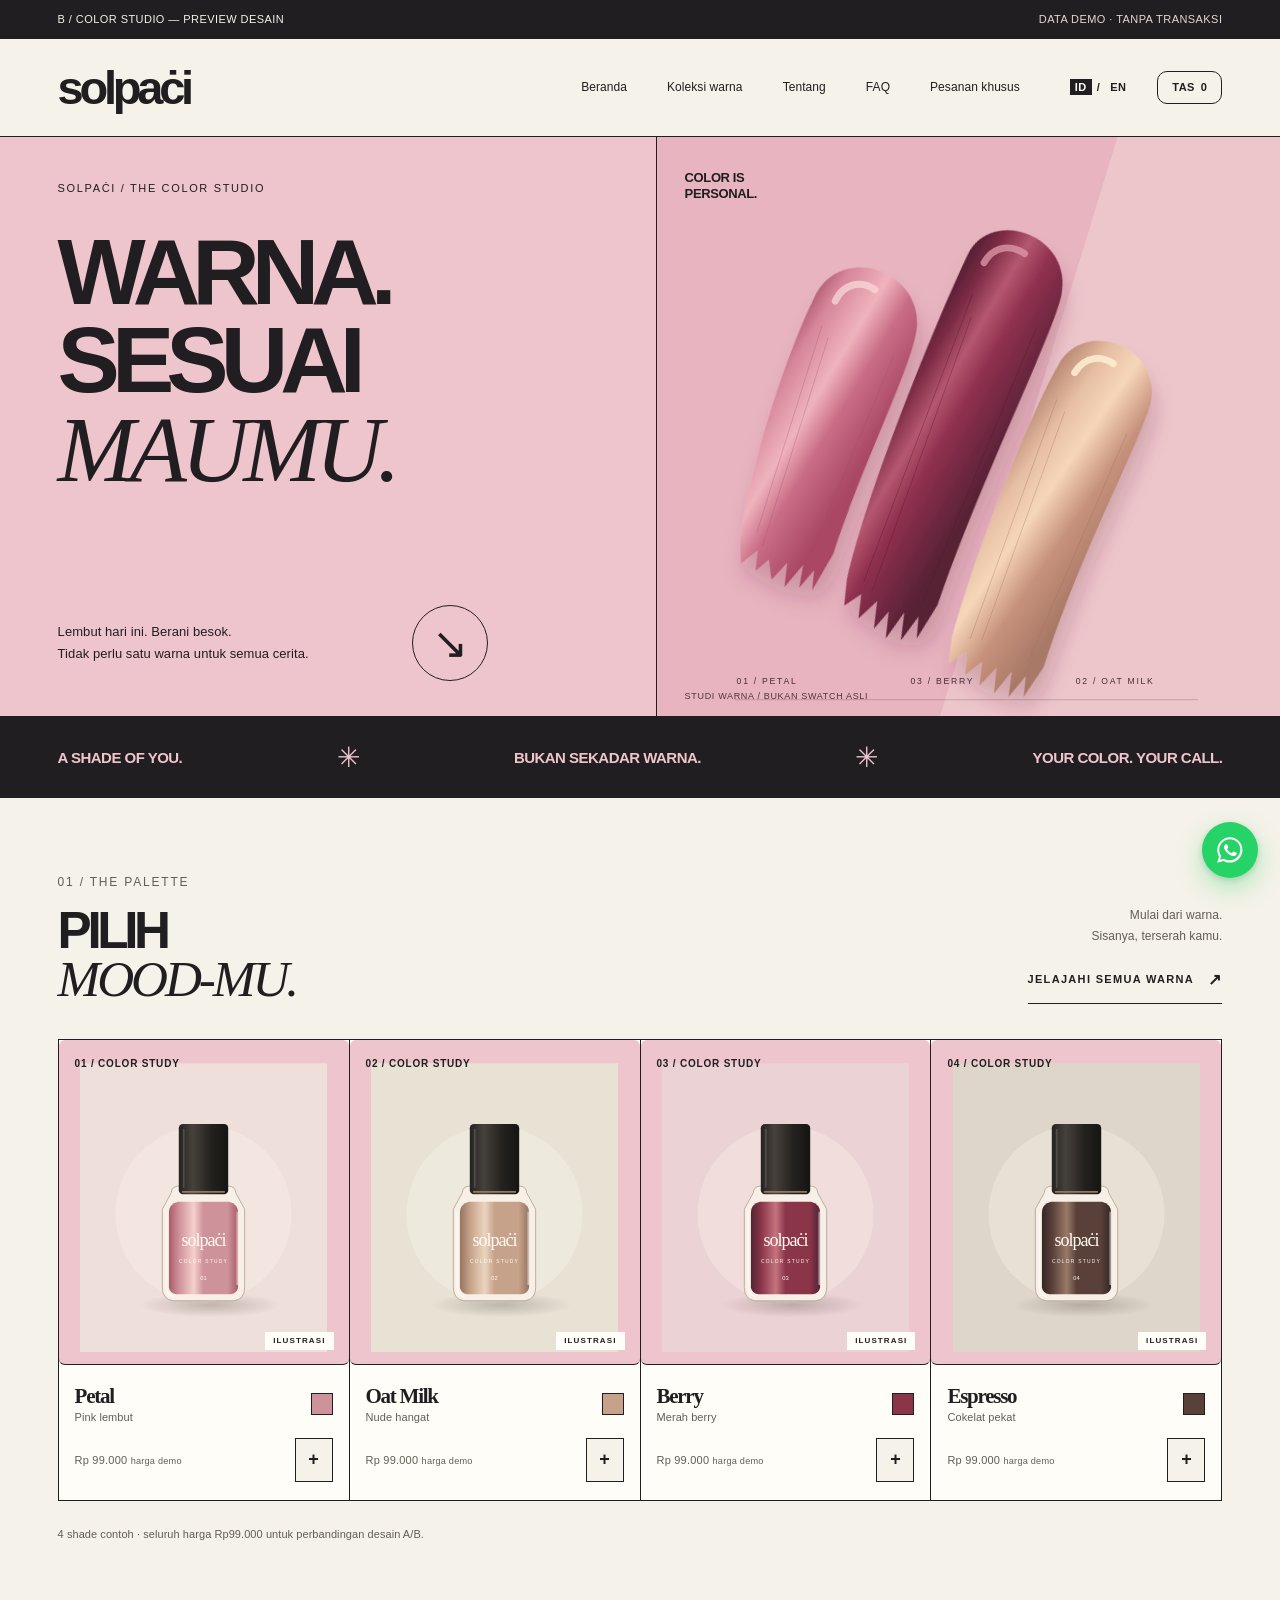
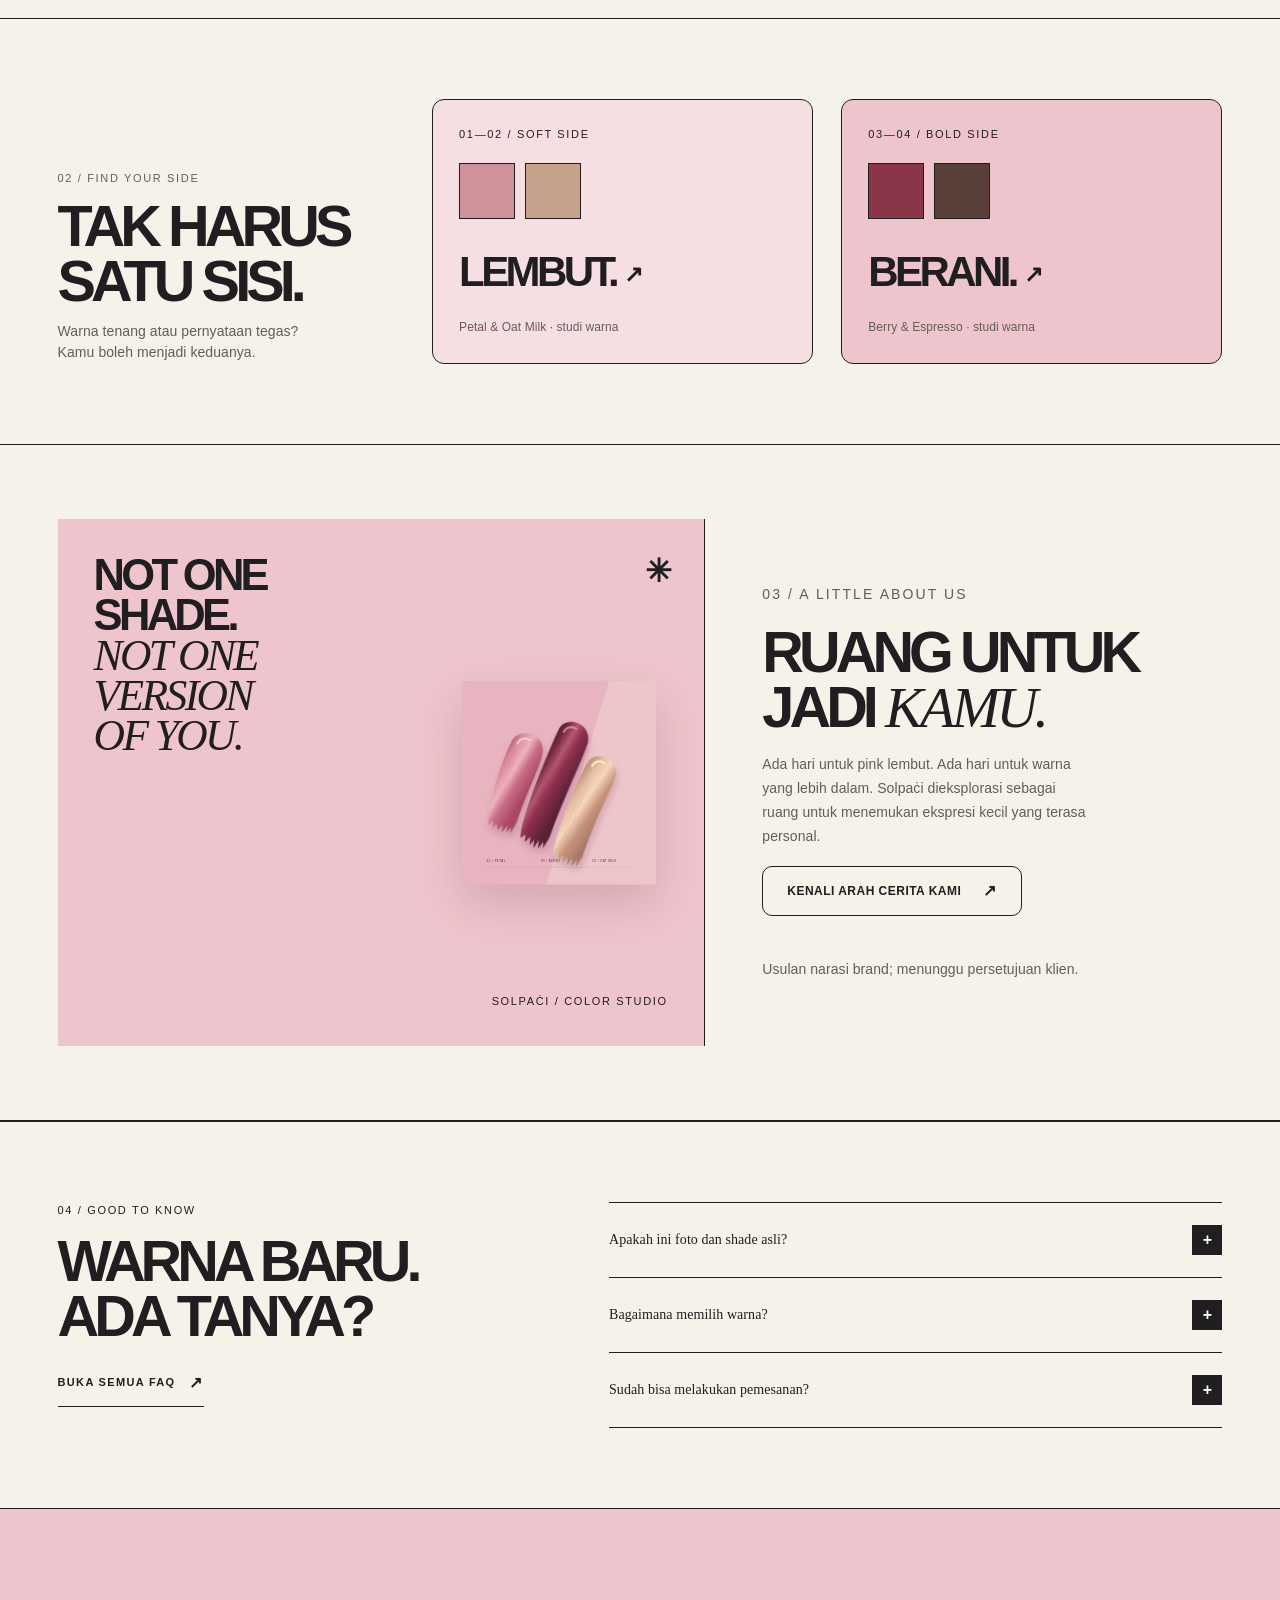
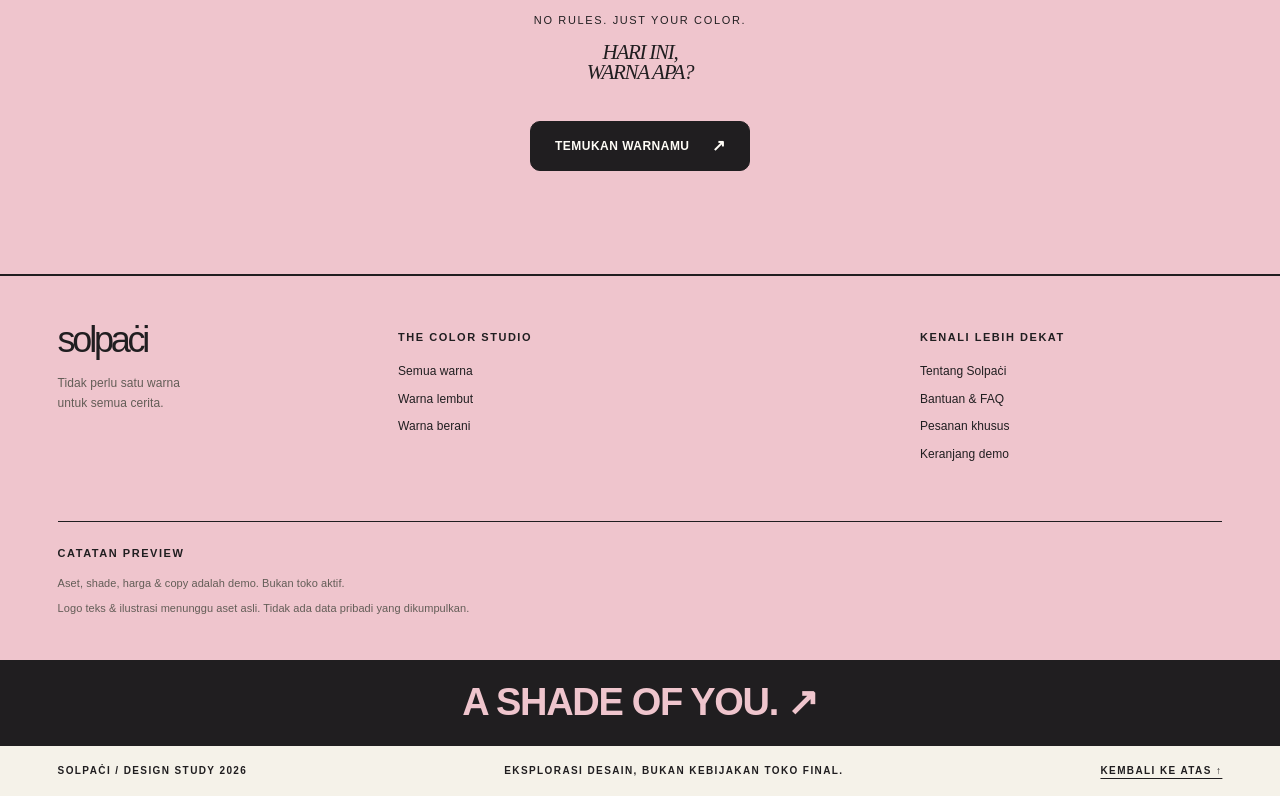
<file: index.html>
<!doctype html>
<html lang="id">
<head>
  <meta charset="utf-8">
  <meta name="viewport" content="width=device-width, initial-scale=1">
  <meta name="robots" content="noindex, nofollow">
  <meta name="theme-color" content="#EFC5CD">
  <meta name="description" content="Solpaċi Color Studio — preview desain B. Seluruh aset dan data produk adalah demo, bukan toko aktif.">
  <title>Home — Solpaċi / Color Studio</title>
  <link rel="icon" type="image/svg+xml" href="images/icon.svg">
  <link rel="stylesheet" href="styles.css">
  <script src="catalog.js" defer></script>
  <script src="app.js" defer></script>
</head>
<body data-page="home">
  <a class="skip-link" href="#main">Lewati ke konten / Skip to content</a>
  <div id="site-top"></div>
  <main id="main" tabindex="-1">
    <noscript><section class="section"><h1>Home</h1><p>Preview interaktif ini membutuhkan JavaScript. Semua produk adalah contoh; tidak ada transaksi.</p><a href="index.html">Home</a> · <a href="shop.html">Koleksi</a> · <a href="about.html">About</a> · <a href="faq.html">FAQ</a></section></noscript>
  </main>
  <div id="site-bottom"></div>
  <div class="toast" id="toast" role="status" aria-live="polite" aria-atomic="true"></div>
</body>
</html>
</file>
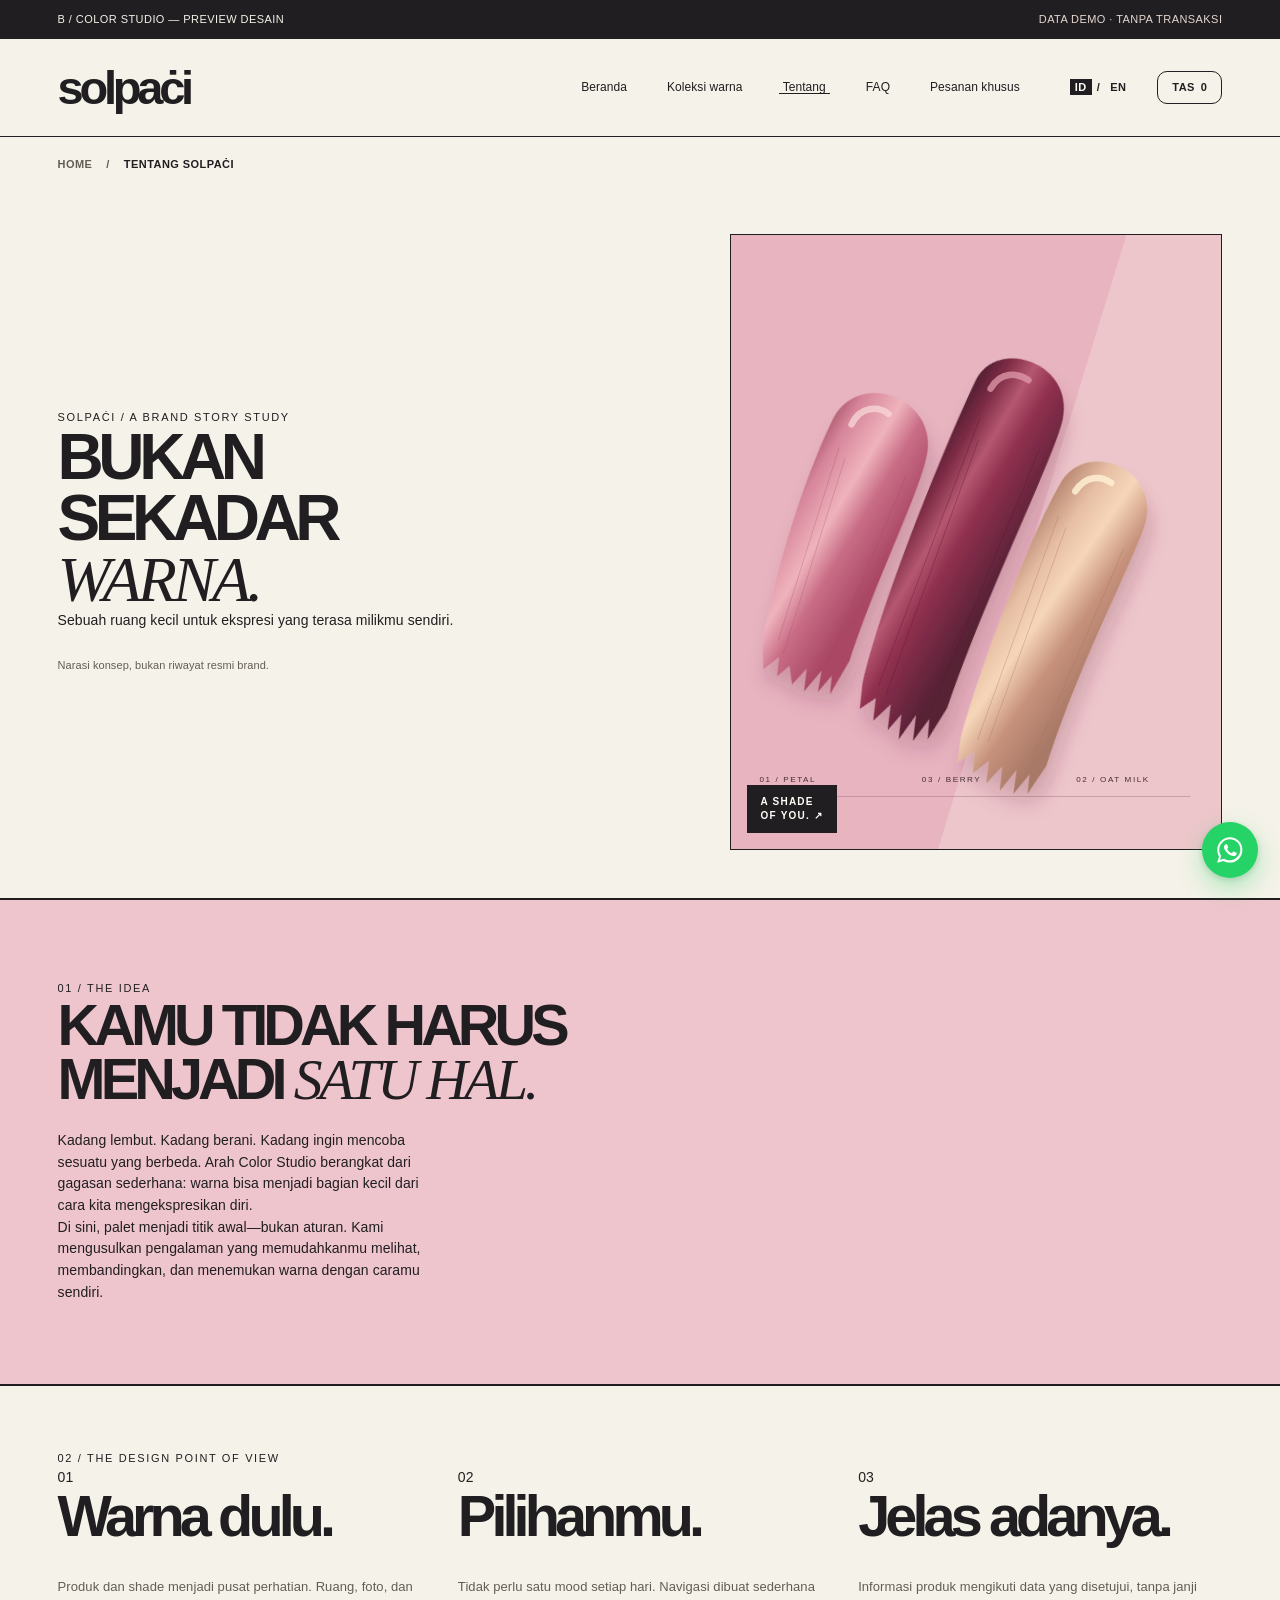
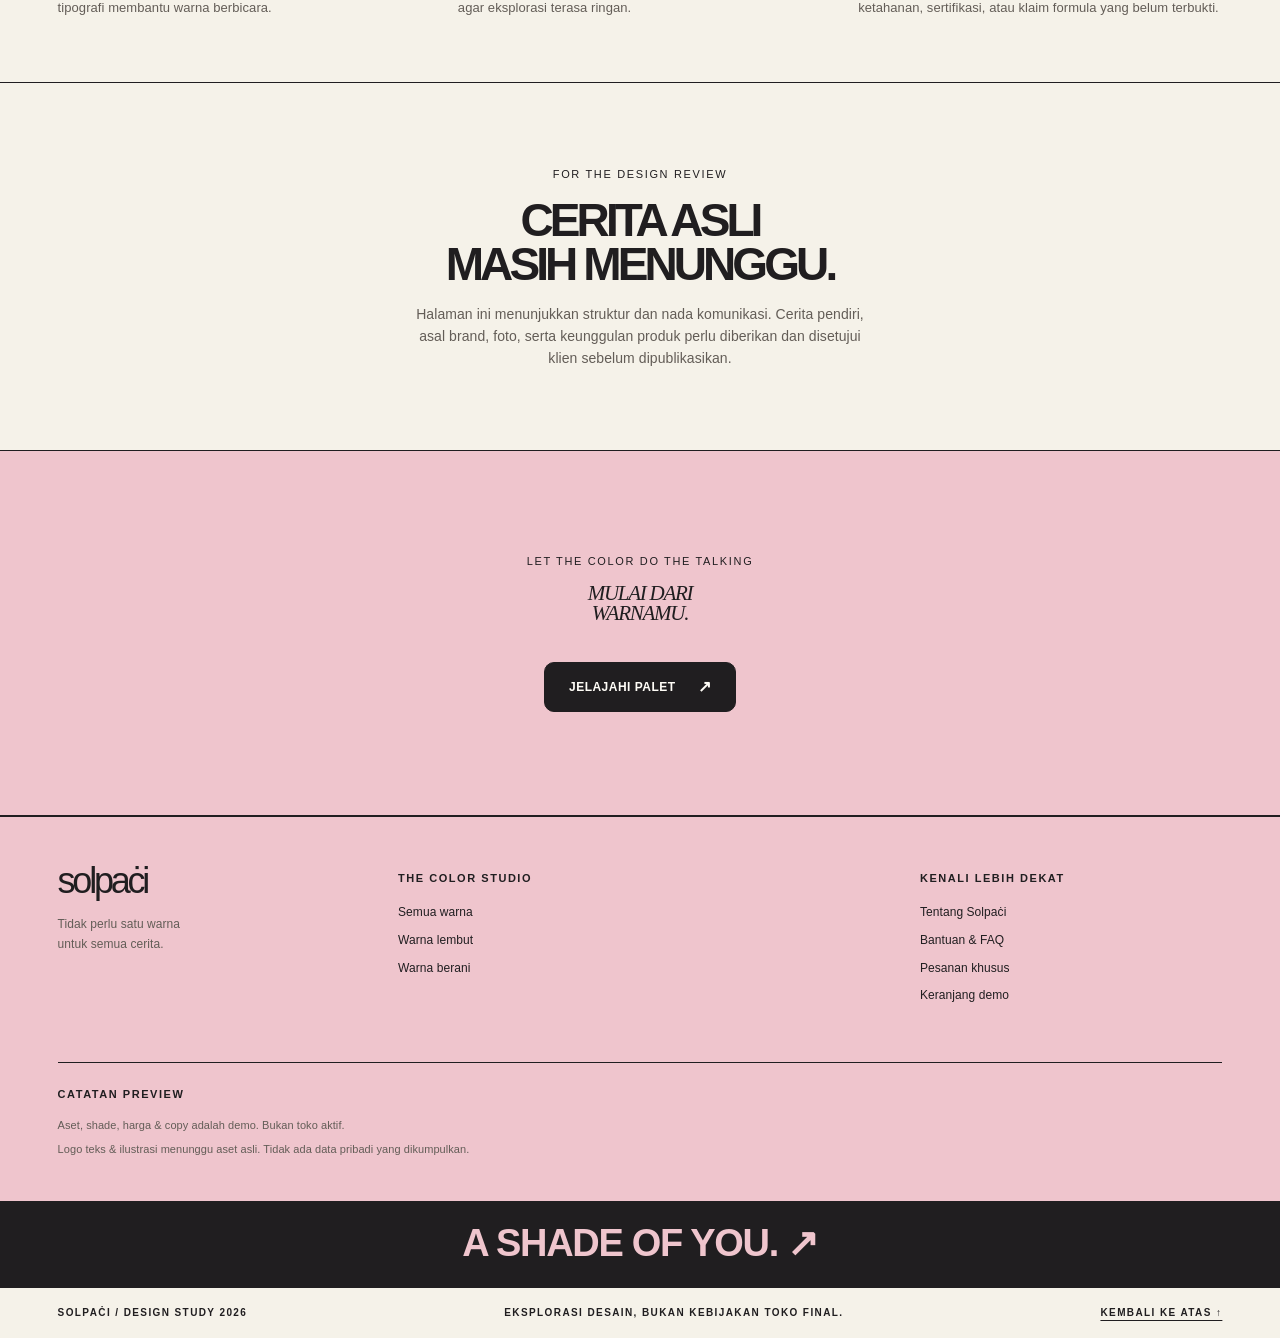
<file: about.html>
<!doctype html>
<html lang="id">
<head>
  <meta charset="utf-8">
  <meta name="viewport" content="width=device-width, initial-scale=1">
  <meta name="robots" content="noindex, nofollow">
  <meta name="theme-color" content="#EFC5CD">
  <meta name="description" content="Solpaċi Color Studio — preview desain B. Seluruh aset dan data produk adalah demo, bukan toko aktif.">
  <title>Tentang Solpaċi — Solpaċi / Color Studio</title>
  <link rel="icon" type="image/svg+xml" href="images/icon.svg">
  <link rel="stylesheet" href="styles.css">
  <script src="catalog.js" defer></script>
  <script src="app.js" defer></script>
</head>
<body data-page="about">
  <a class="skip-link" href="#main">Lewati ke konten / Skip to content</a>
  <div id="site-top"></div>
  <main id="main" tabindex="-1">
    <noscript><section class="section"><h1>Tentang Solpaċi</h1><p>Preview interaktif ini membutuhkan JavaScript. Semua produk adalah contoh; tidak ada transaksi.</p><a href="index.html">Home</a> · <a href="shop.html">Koleksi</a> · <a href="about.html">About</a> · <a href="faq.html">FAQ</a></section></noscript>
  </main>
  <div id="site-bottom"></div>
  <div class="toast" id="toast" role="status" aria-live="polite" aria-atomic="true"></div>
</body>
</html>
</file>
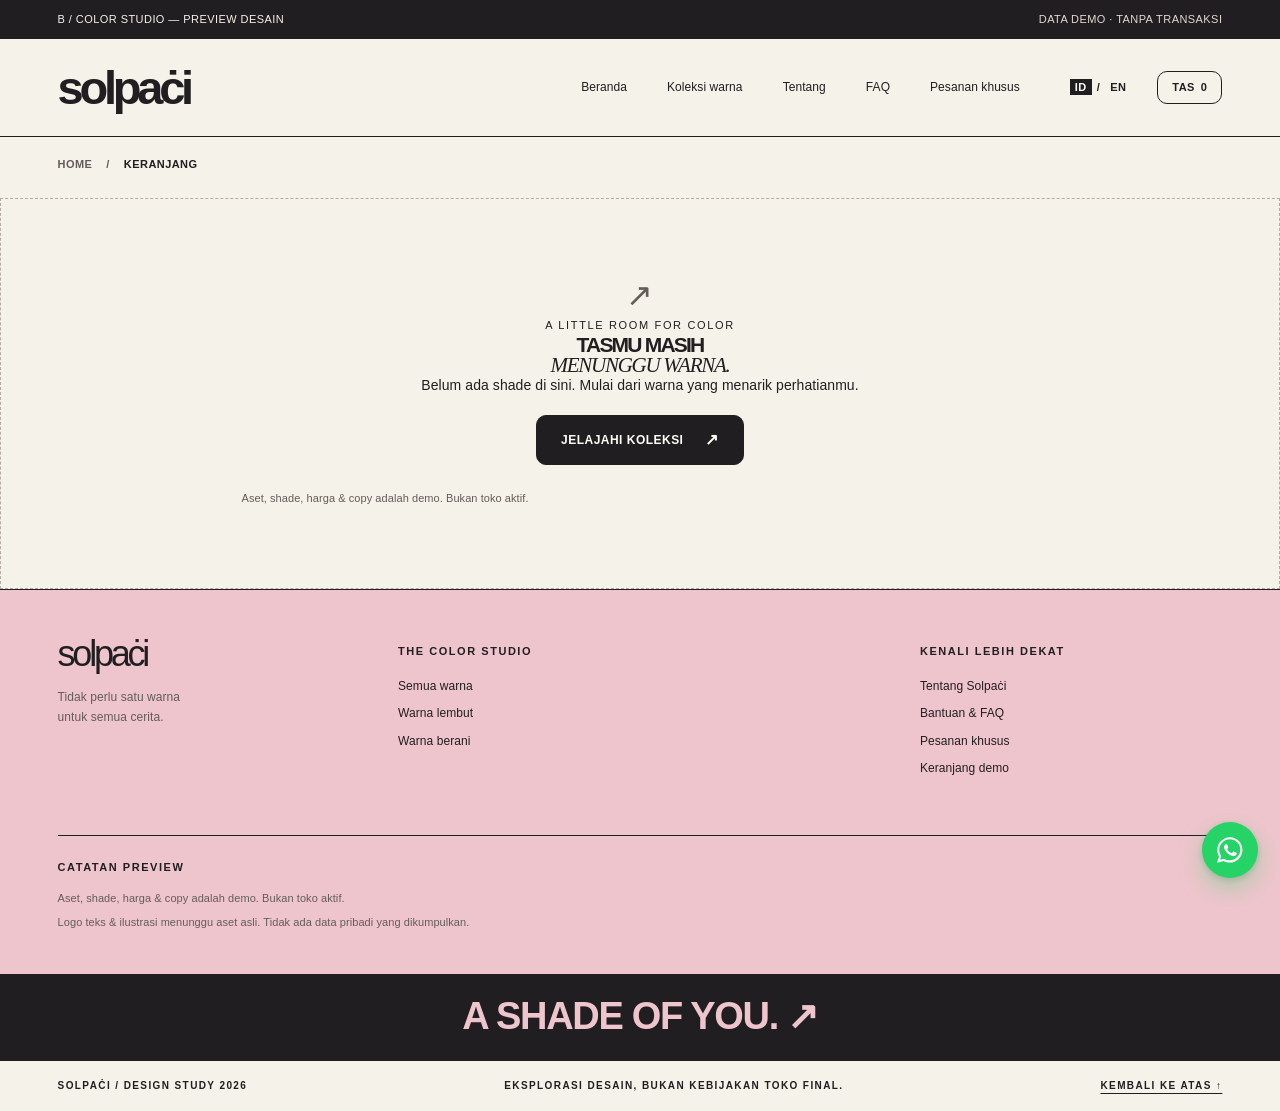
<file: cart.html>
<!doctype html>
<html lang="id">
<head>
  <meta charset="utf-8">
  <meta name="viewport" content="width=device-width, initial-scale=1">
  <meta name="robots" content="noindex, nofollow">
  <meta name="theme-color" content="#EFC5CD">
  <meta name="description" content="Solpaċi Color Studio — preview desain B. Seluruh aset dan data produk adalah demo, bukan toko aktif.">
  <title>Keranjang — Solpaċi / Color Studio</title>
  <link rel="icon" type="image/svg+xml" href="images/icon.svg">
  <link rel="stylesheet" href="styles.css">
  <script src="catalog.js" defer></script>
  <script src="app.js" defer></script>
</head>
<body data-page="cart">
  <a class="skip-link" href="#main">Lewati ke konten / Skip to content</a>
  <div id="site-top"></div>
  <main id="main" tabindex="-1">
    <noscript><section class="section"><h1>Keranjang</h1><p>Preview interaktif ini membutuhkan JavaScript. Semua produk adalah contoh; tidak ada transaksi.</p><a href="index.html">Home</a> · <a href="shop.html">Koleksi</a> · <a href="about.html">About</a> · <a href="faq.html">FAQ</a></section></noscript>
  </main>
  <div id="site-bottom"></div>
  <div class="toast" id="toast" role="status" aria-live="polite" aria-atomic="true"></div>
</body>
</html>
</file>
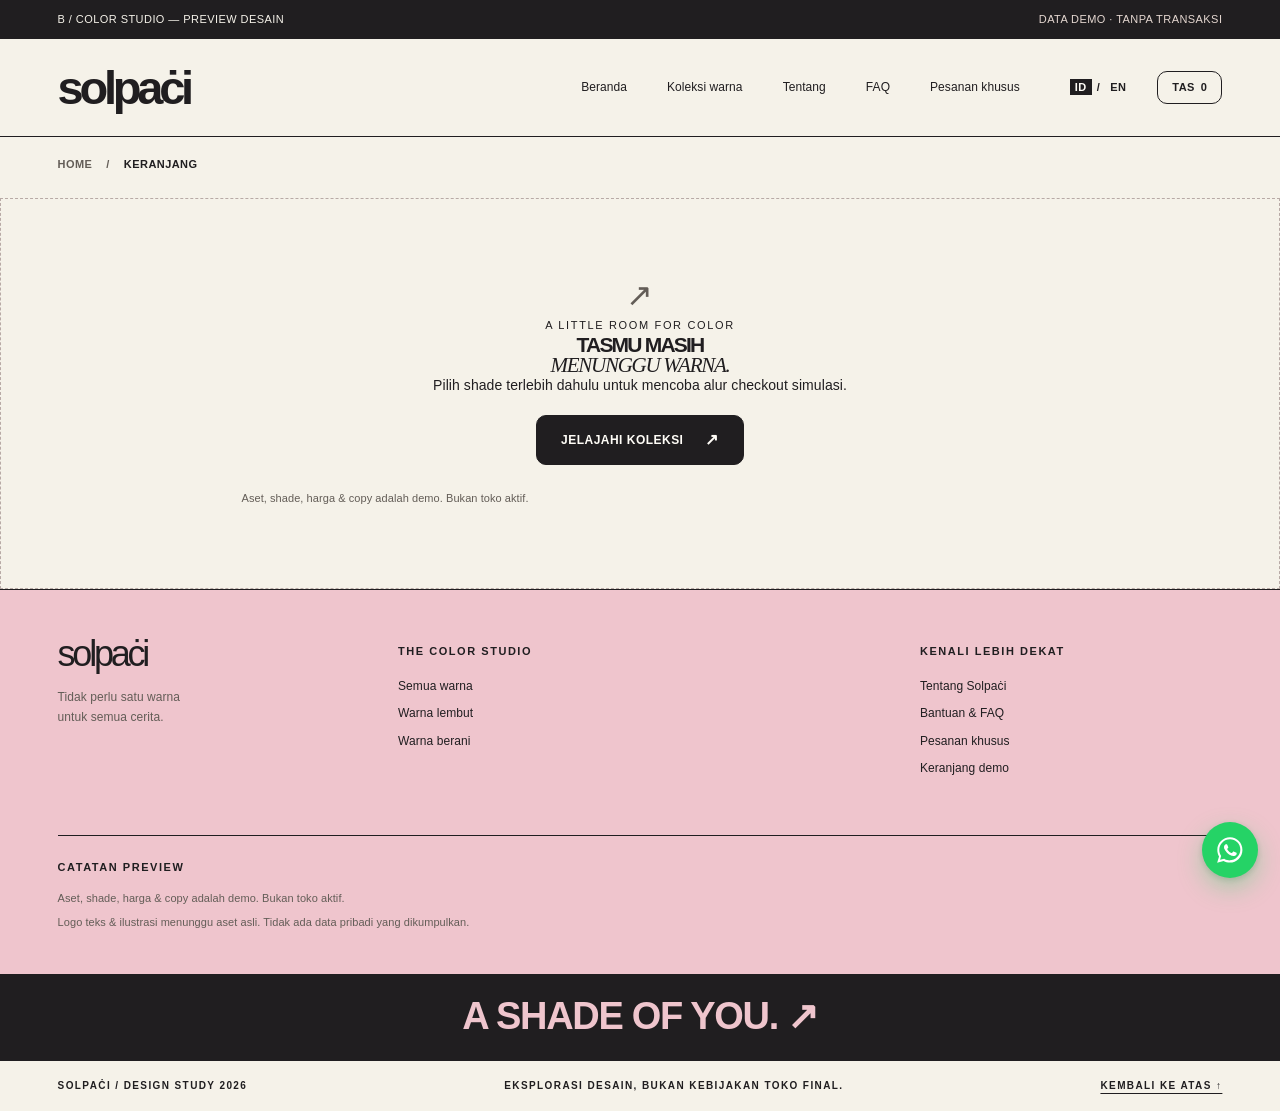
<file: checkout.html>
<!doctype html>
<html lang="id">
<head>
  <meta charset="utf-8">
  <meta name="viewport" content="width=device-width, initial-scale=1">
  <meta name="robots" content="noindex, nofollow">
  <meta name="theme-color" content="#EFC5CD">
  <meta name="description" content="Solpaċi Color Studio — preview desain B. Seluruh aset dan data produk adalah demo, bukan toko aktif.">
  <title>Checkout simulasi — Solpaċi / Color Studio</title>
  <link rel="icon" type="image/svg+xml" href="images/icon.svg">
  <link rel="stylesheet" href="styles.css">
  <script src="catalog.js" defer></script>
  <script src="app.js" defer></script>
</head>
<body data-page="checkout">
  <a class="skip-link" href="#main">Lewati ke konten / Skip to content</a>
  <div id="site-top"></div>
  <main id="main" tabindex="-1">
    <noscript><section class="section"><h1>Checkout simulasi</h1><p>Preview interaktif ini membutuhkan JavaScript. Semua produk adalah contoh; tidak ada transaksi.</p><a href="index.html">Home</a> · <a href="shop.html">Koleksi</a> · <a href="about.html">About</a> · <a href="faq.html">FAQ</a></section></noscript>
  </main>
  <div id="site-bottom"></div>
  <div class="toast" id="toast" role="status" aria-live="polite" aria-atomic="true"></div>
</body>
</html>
</file>
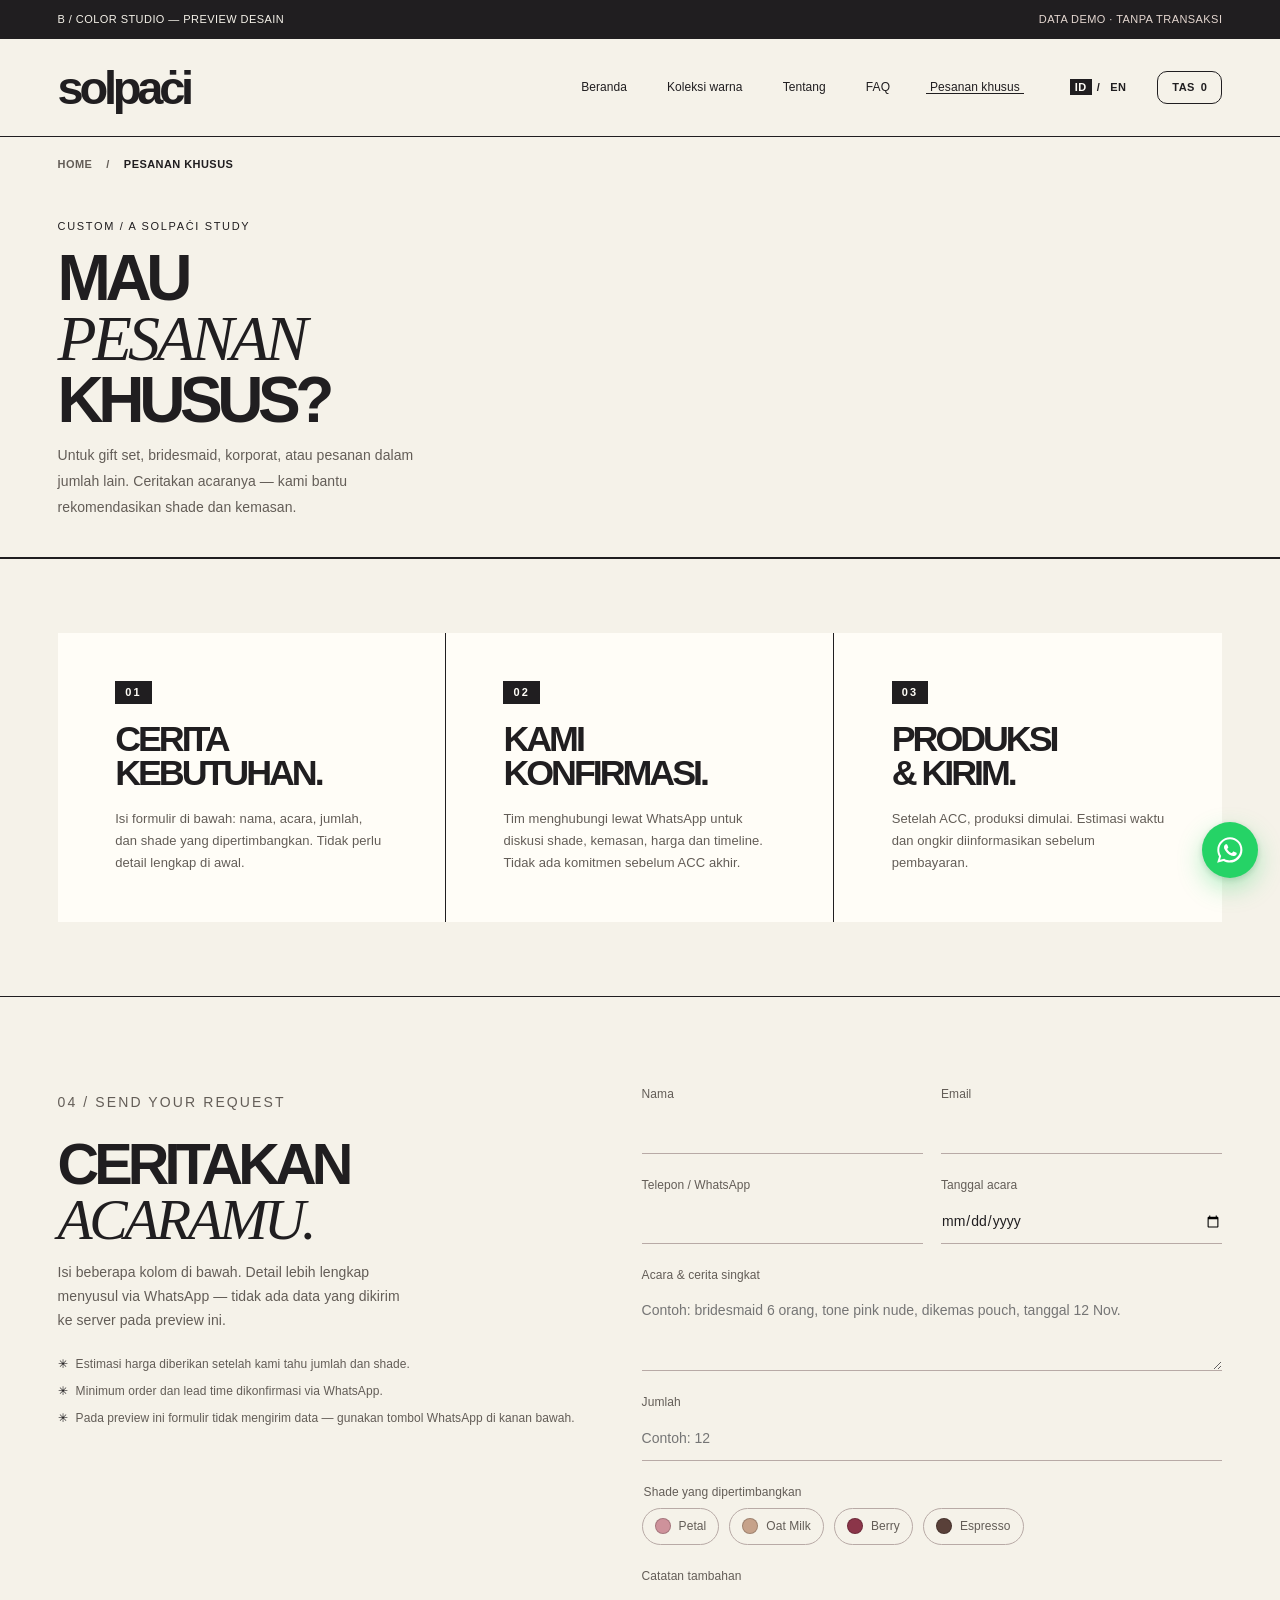
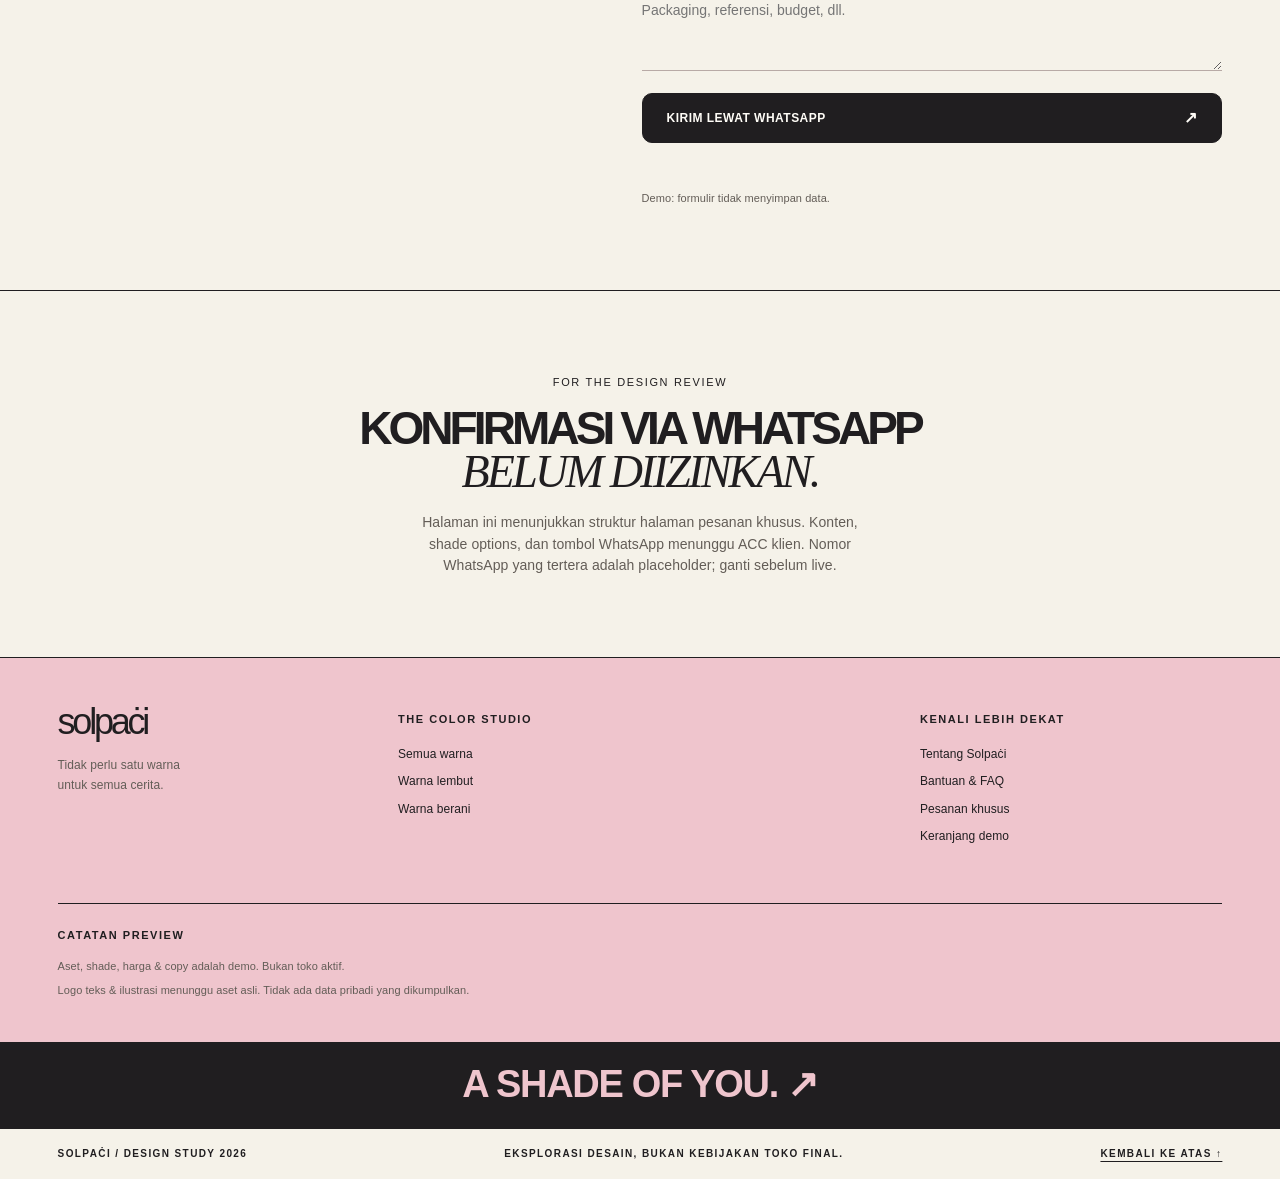
<file: custom.html>
<!doctype html>
<html lang="id">
<head>
  <meta charset="utf-8">
  <meta name="viewport" content="width=device-width, initial-scale=1">
  <meta name="robots" "noindex, nofollow">
  <meta name="theme-color" "#EFC5CD">
  <meta name="description" content="Solpaċi Color Studio — halaman pesanan khusus (custom orders) preview desain B. Formulir demo; data tidak disimpan.">
  <title>Pesanan khusus — Solpaċi / Color Studio</title>
  <link rel="icon" type="image/svg+xml" href="images/icon.svg">
  <link rel="stylesheet" href="styles.css">
  <script src="catalog.js" defer></script>
  <script src="app.js" defer></script>
</head>
<body data-page="custom">
  <a class="skip-link" href="#main">Lewati ke konten / Skip to content</a>
  <div id="site-top"></div>
  <main id="main" tabindex="-1">
    <noscript><section class="section"><h1>Pesanan khusus</h1><p>Preview interaktif ini membutuhkan JavaScript. Semua data adalah contoh; tidak ada transaksi.</p><a href="index.html">Home</a> · <a href="shop.html">Koleksi</a> · <a href="about.html">About</a> · <a href="faq.html">FAQ</a> · <a href="custom.html">Custom</a></section></noscript>
  </main>
  <div id="site-bottom"></div>
  <div class="toast" id="toast" role="status" aria-live="polite" aria-atomic="true"></div>
</body>
</html>
</file>
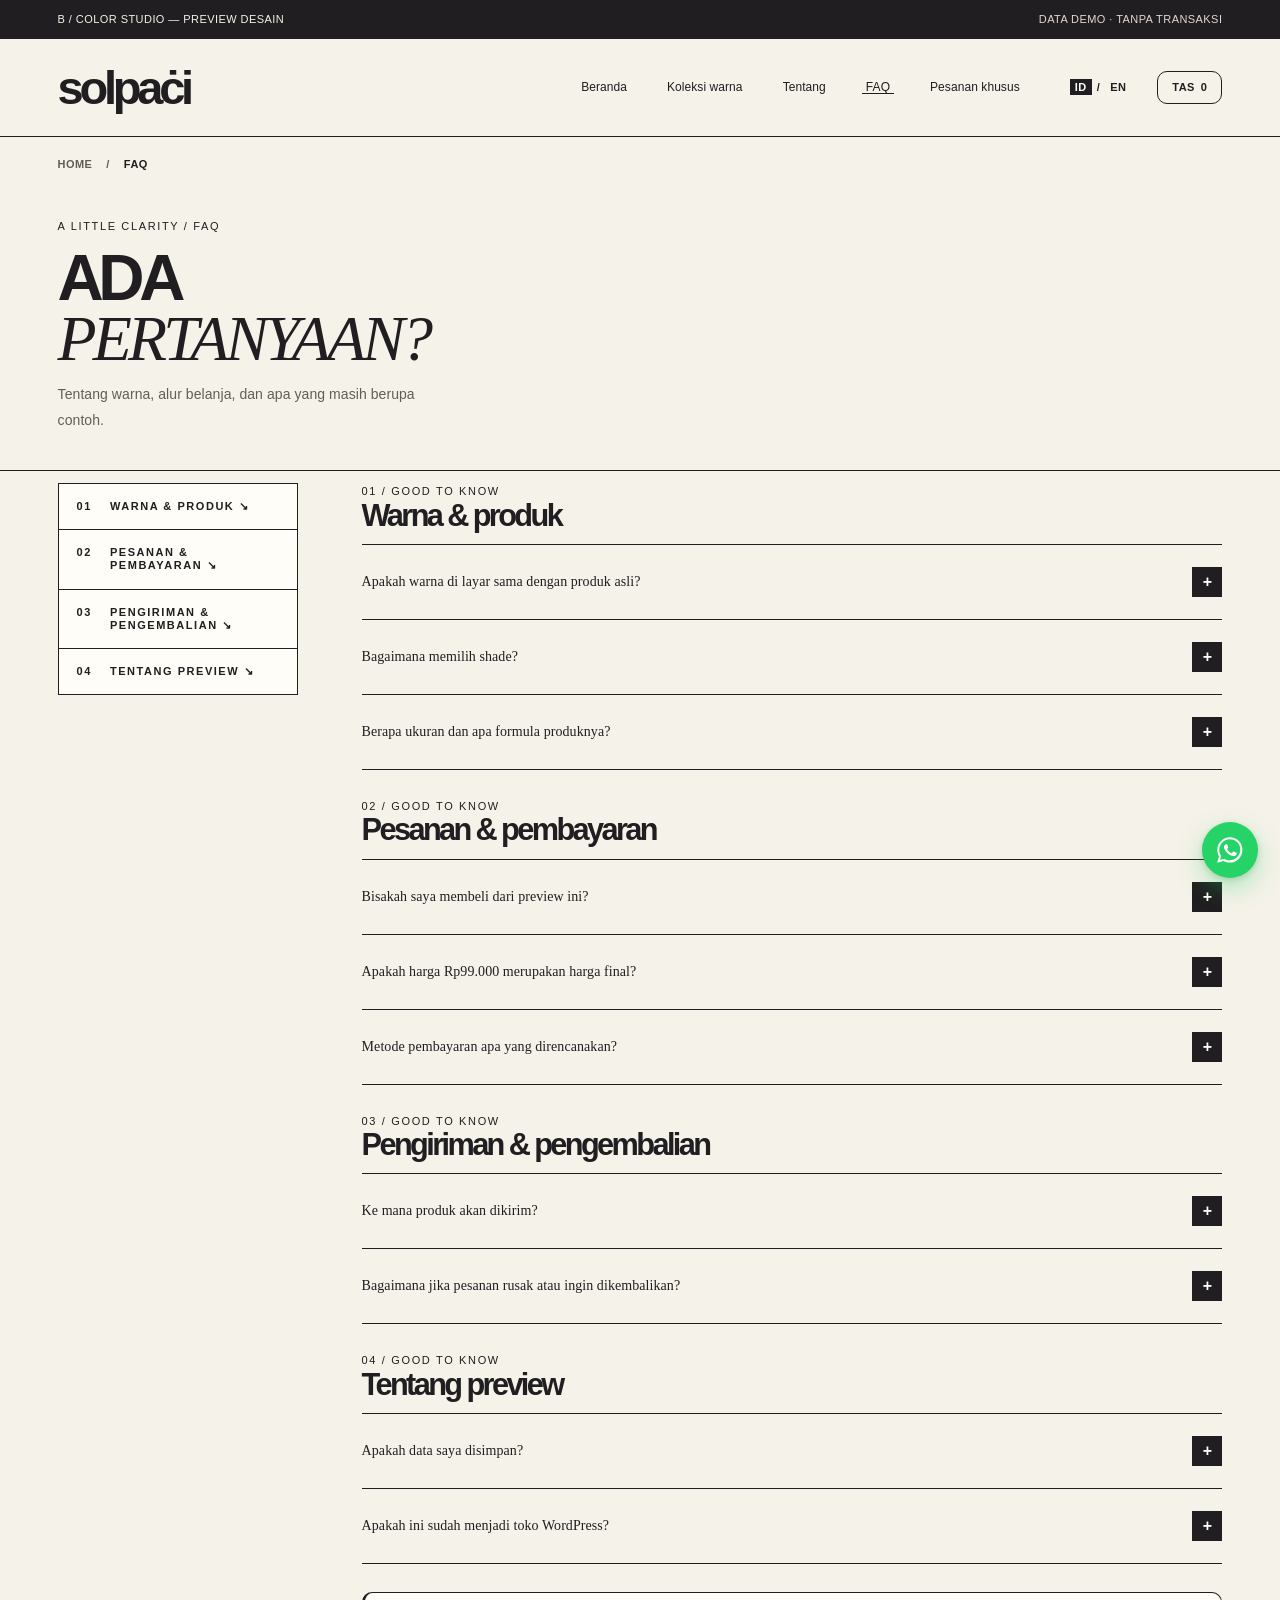
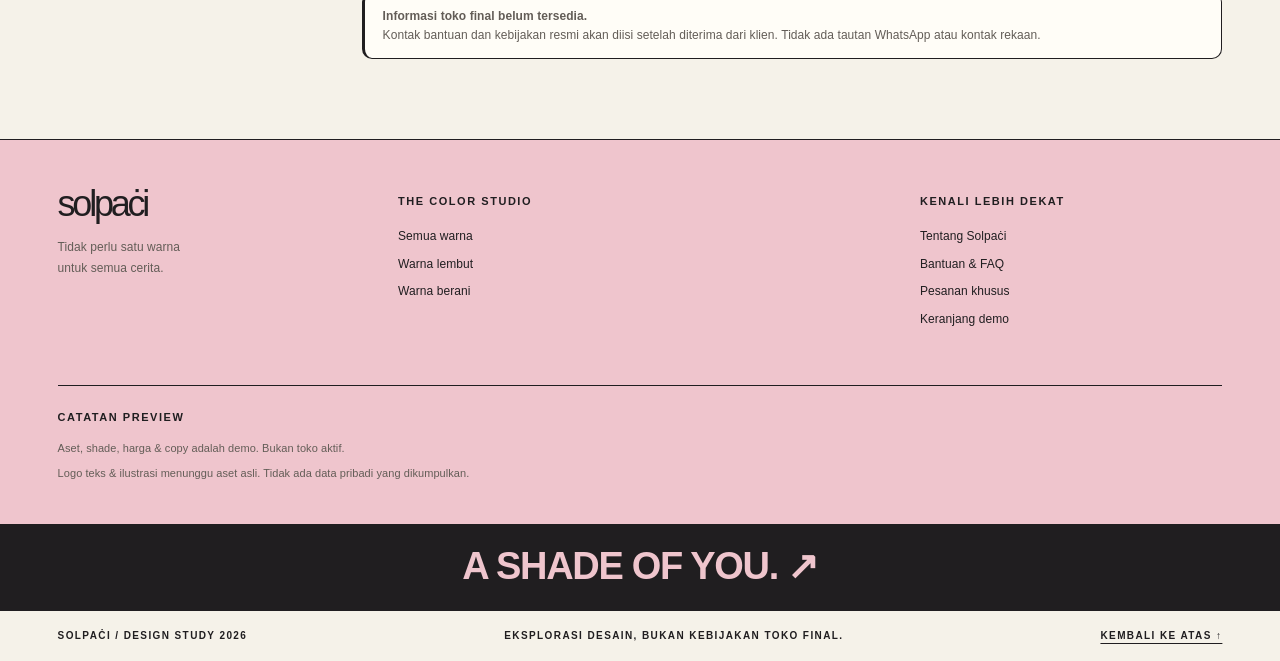
<file: faq.html>
<!doctype html>
<html lang="id">
<head>
  <meta charset="utf-8">
  <meta name="viewport" content="width=device-width, initial-scale=1">
  <meta name="robots" content="noindex, nofollow">
  <meta name="theme-color" content="#EFC5CD">
  <meta name="description" content="Solpaċi Color Studio — preview desain B. Seluruh aset dan data produk adalah demo, bukan toko aktif.">
  <title>Pertanyaan umum — Solpaċi / Color Studio</title>
  <link rel="icon" type="image/svg+xml" href="images/icon.svg">
  <link rel="stylesheet" href="styles.css">
  <script src="catalog.js" defer></script>
  <script src="app.js" defer></script>
</head>
<body data-page="faq">
  <a class="skip-link" href="#main">Lewati ke konten / Skip to content</a>
  <div id="site-top"></div>
  <main id="main" tabindex="-1">
    <noscript><section class="section"><h1>Pertanyaan umum</h1><p>Preview interaktif ini membutuhkan JavaScript. Semua produk adalah contoh; tidak ada transaksi.</p><a href="index.html">Home</a> · <a href="shop.html">Koleksi</a> · <a href="about.html">About</a> · <a href="faq.html">FAQ</a></section></noscript>
  </main>
  <div id="site-bottom"></div>
  <div class="toast" id="toast" role="status" aria-live="polite" aria-atomic="true"></div>
</body>
</html>
</file>
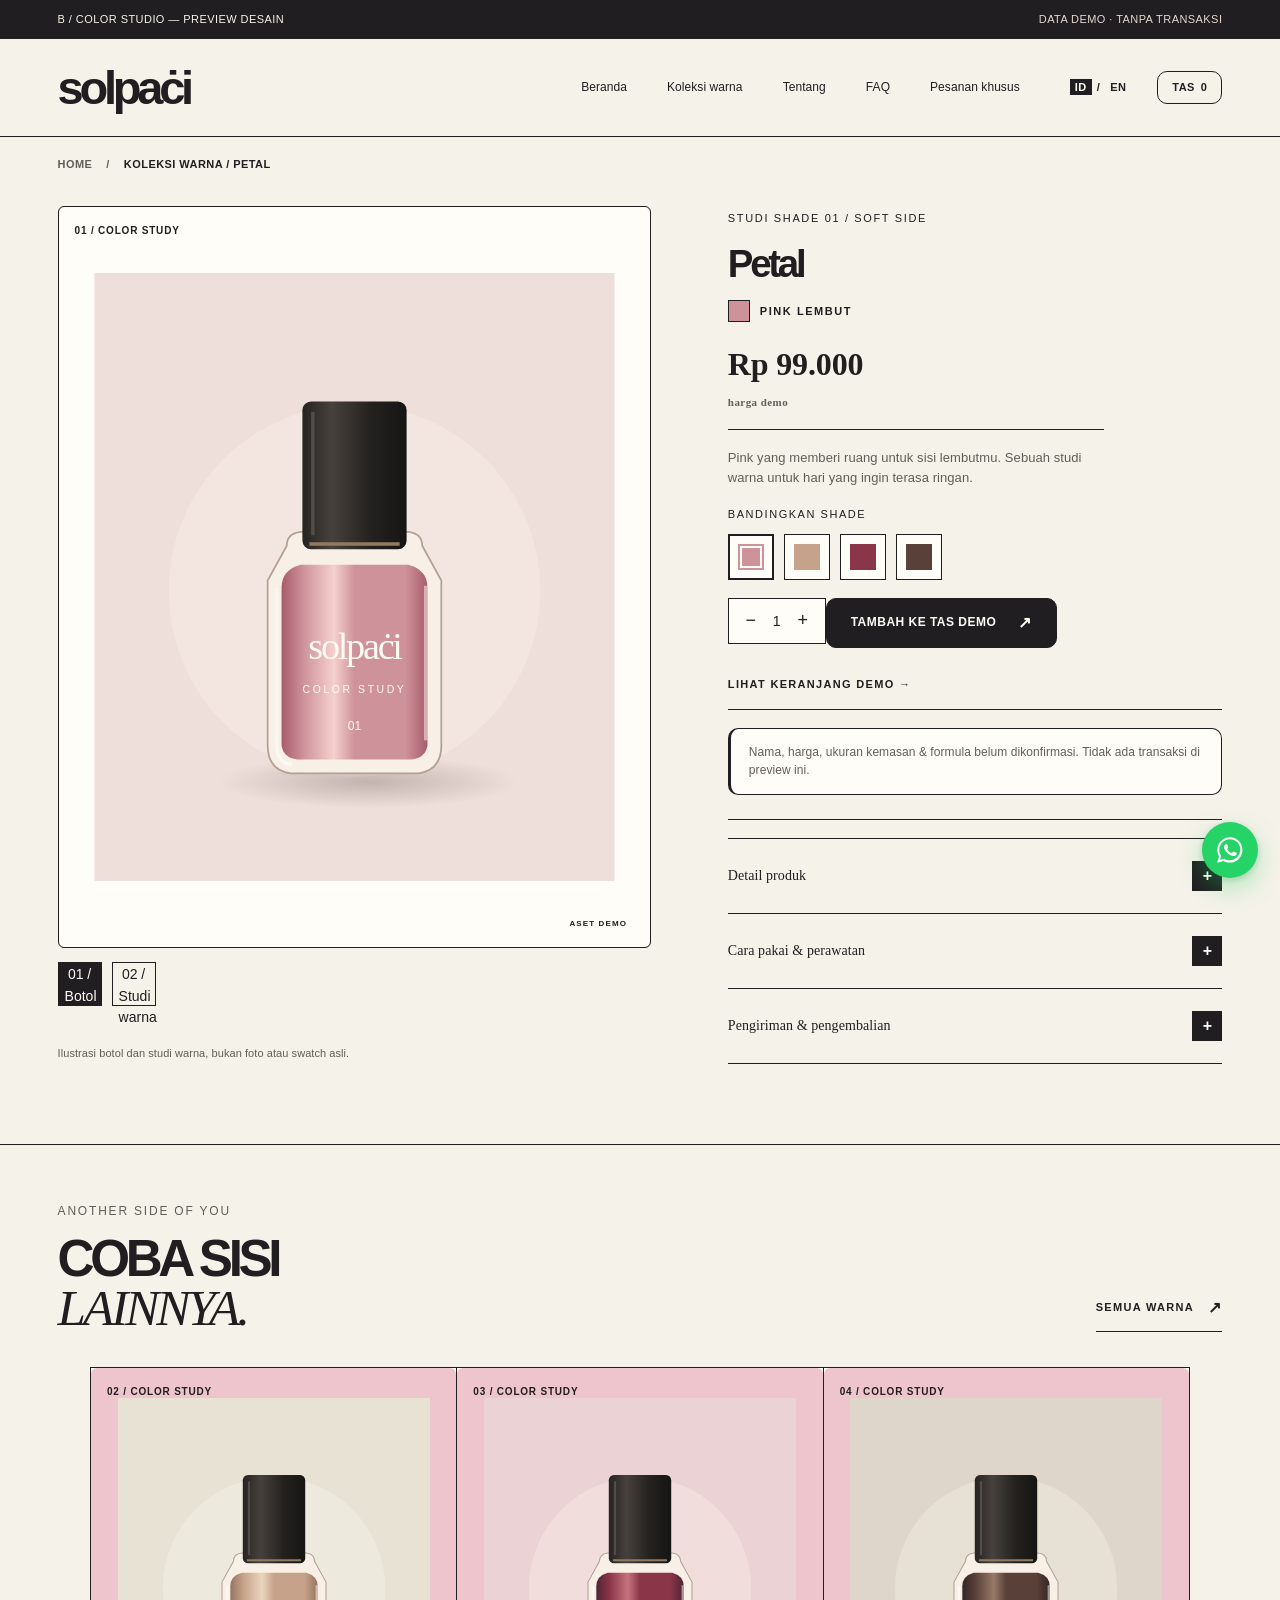
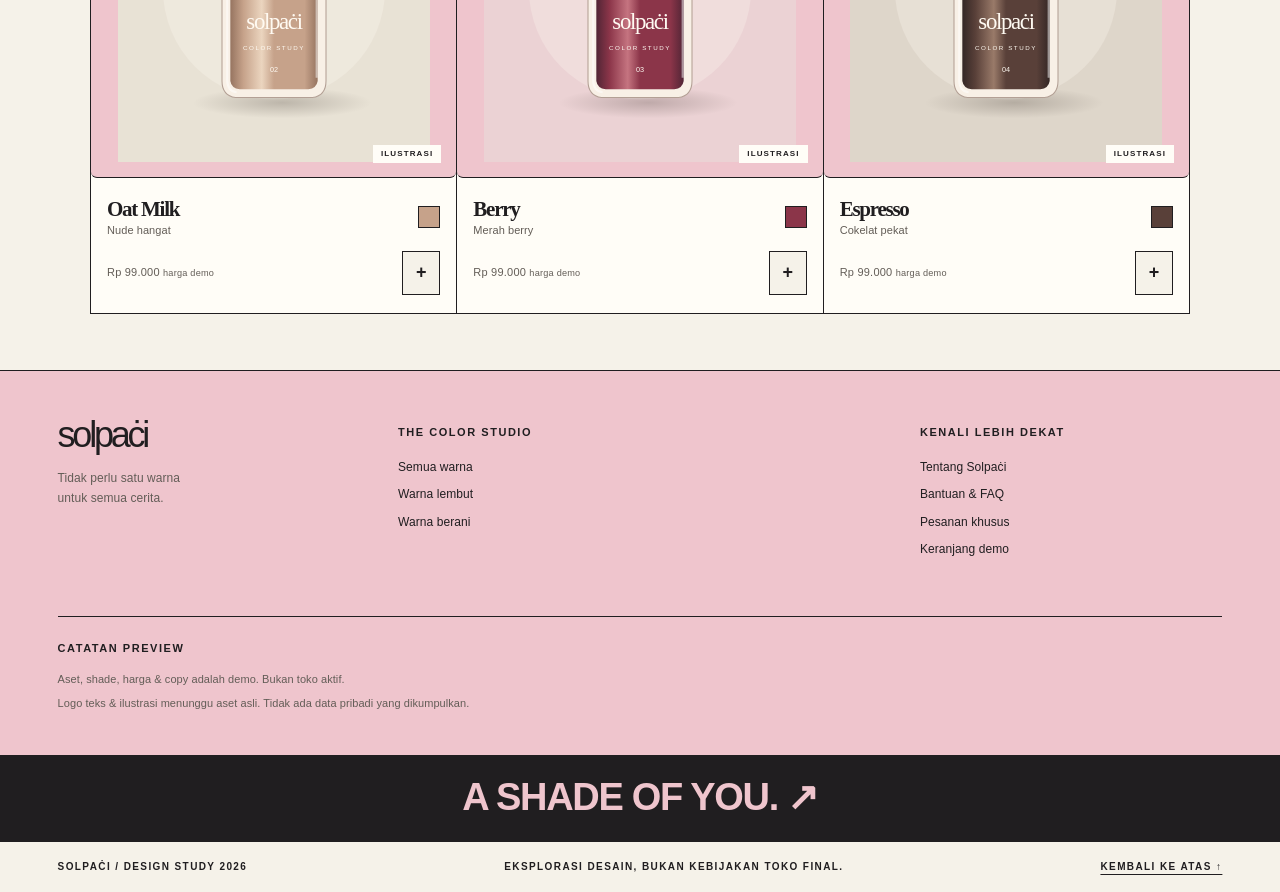
<file: product.html>
<!doctype html>
<html lang="id">
<head>
  <meta charset="utf-8">
  <meta name="viewport" content="width=device-width, initial-scale=1">
  <meta name="robots" content="noindex, nofollow">
  <meta name="theme-color" content="#EFC5CD">
  <meta name="description" content="Solpaċi Color Studio — preview desain B. Seluruh aset dan data produk adalah demo, bukan toko aktif.">
  <title>Detail shade — Solpaċi / Color Studio</title>
  <link rel="icon" type="image/svg+xml" href="images/icon.svg">
  <link rel="stylesheet" href="styles.css">
  <script src="catalog.js" defer></script>
  <script src="app.js" defer></script>
</head>
<body data-page="product">
  <a class="skip-link" href="#main">Lewati ke konten / Skip to content</a>
  <div id="site-top"></div>
  <main id="main" tabindex="-1">
    <noscript><section class="section"><h1>Detail shade</h1><p>Preview interaktif ini membutuhkan JavaScript. Semua produk adalah contoh; tidak ada transaksi.</p><a href="index.html">Home</a> · <a href="shop.html">Koleksi</a> · <a href="about.html">About</a> · <a href="faq.html">FAQ</a></section></noscript>
  </main>
  <div id="site-bottom"></div>
  <div class="toast" id="toast" role="status" aria-live="polite" aria-atomic="true"></div>
</body>
</html>
</file>
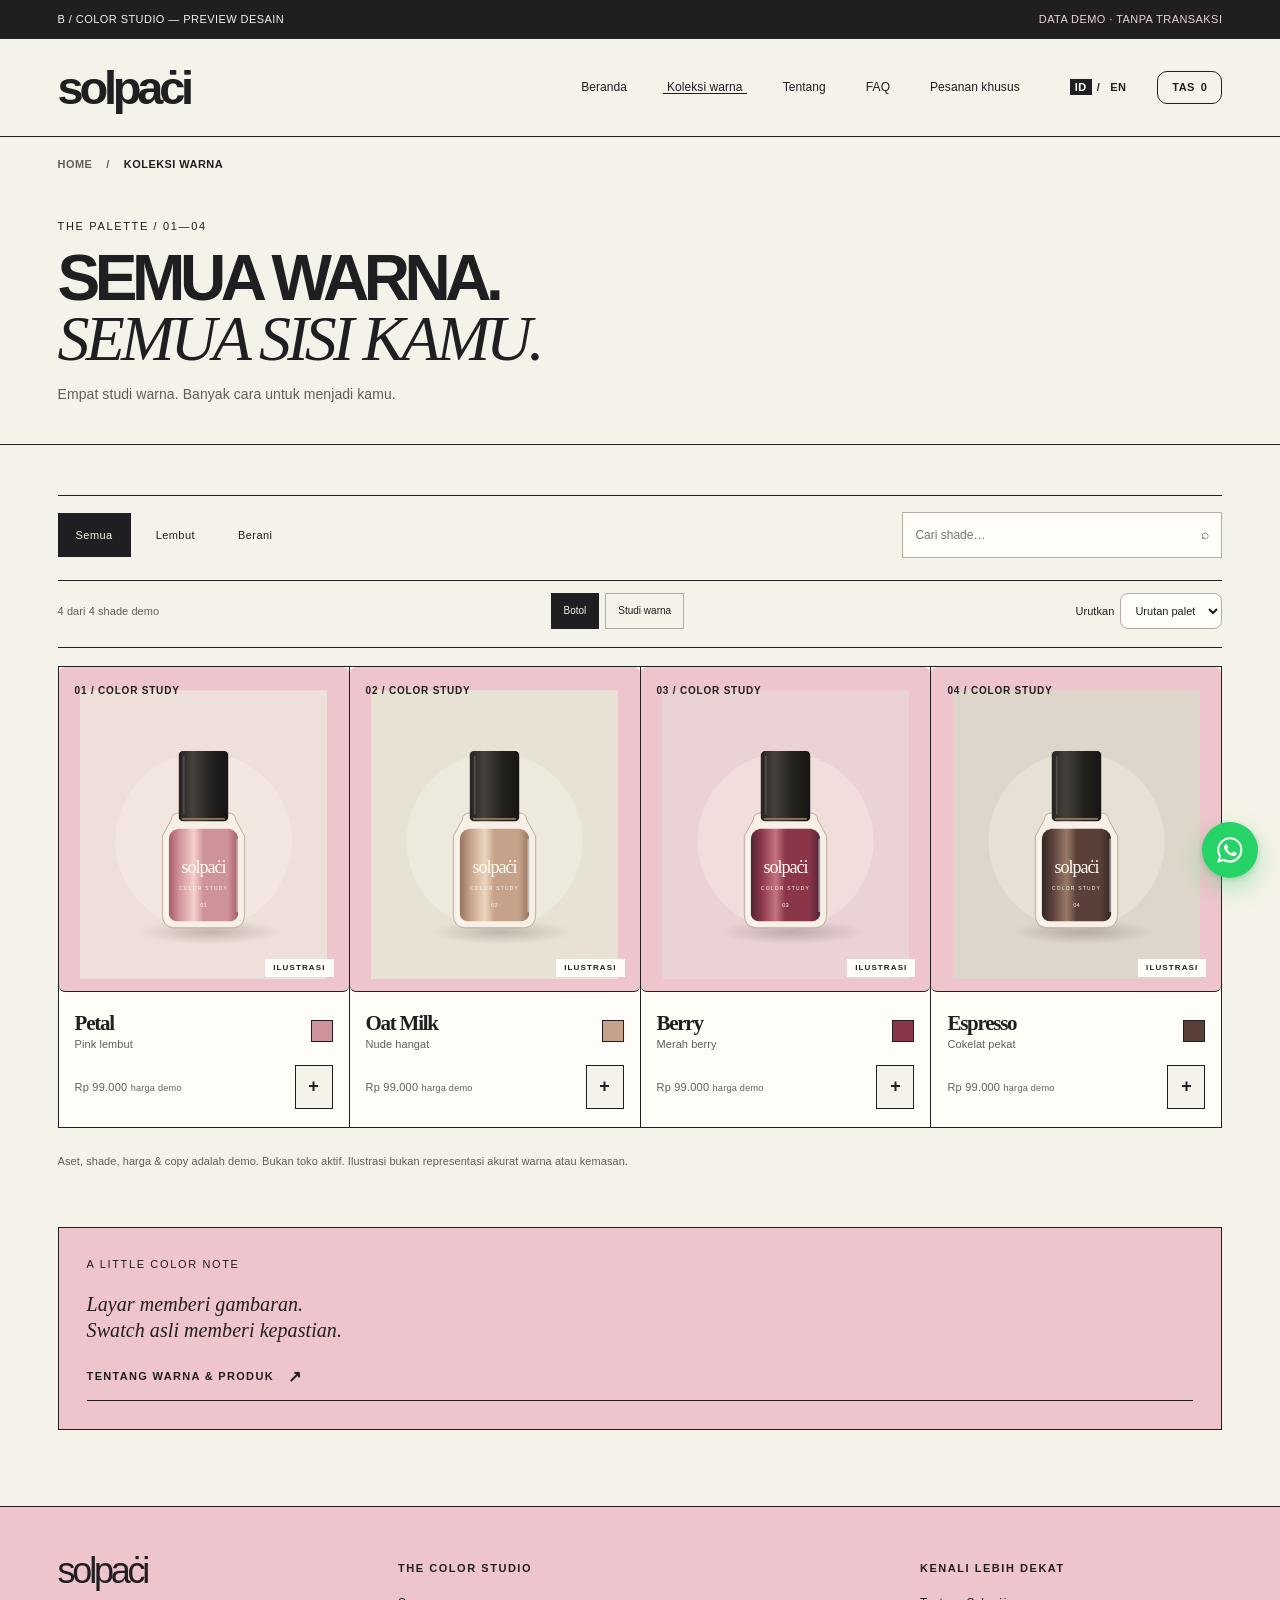
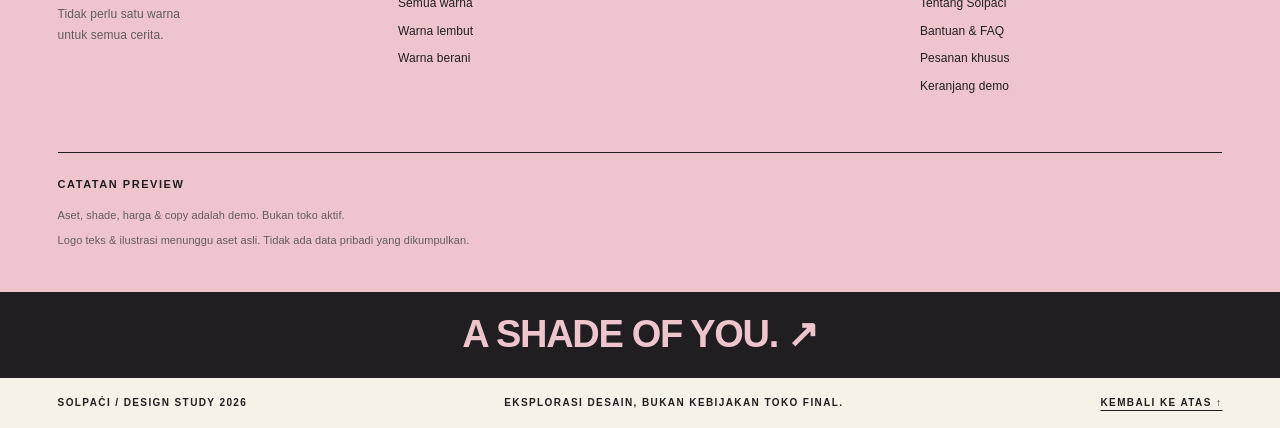
<file: shop.html>
<!doctype html>
<html lang="id">
<head>
  <meta charset="utf-8">
  <meta name="viewport" content="width=device-width, initial-scale=1">
  <meta name="robots" content="noindex, nofollow">
  <meta name="theme-color" content="#EFC5CD">
  <meta name="description" content="Solpaċi Color Studio — preview desain B. Seluruh aset dan data produk adalah demo, bukan toko aktif.">
  <title>Koleksi warna — Solpaċi / Color Studio</title>
  <link rel="icon" type="image/svg+xml" href="images/icon.svg">
  <link rel="stylesheet" href="styles.css">
  <script src="catalog.js" defer></script>
  <script src="app.js" defer></script>
</head>
<body data-page="shop">
  <a class="skip-link" href="#main">Lewati ke konten / Skip to content</a>
  <div id="site-top"></div>
  <main id="main" tabindex="-1">
    <noscript><section class="section"><h1>Koleksi warna</h1><p>Preview interaktif ini membutuhkan JavaScript. Semua produk adalah contoh; tidak ada transaksi.</p><a href="index.html">Home</a> · <a href="shop.html">Koleksi</a> · <a href="about.html">About</a> · <a href="faq.html">FAQ</a></section></noscript>
  </main>
  <div id="site-bottom"></div>
  <div class="toast" id="toast" role="status" aria-live="polite" aria-atomic="true"></div>
</body>
</html>
</file>
<file: styles.css>
/* Solpaċi B — Color Studio. Astra theme-b DNA, extended to seven pages.
   Anchor: pink sebagai kanvas (header, hero, footer top), sans-serif 800 untuk
   heading + span serif italic 400 sebagai aksen, hairline 1 px di garis, tanpa
   border-weight berlebihan. Tone Essie-aligned: luas, tenang, poster feminim. */

:root {
  --cream:    #f5f2e9;
  --pink:     #efc5cd;
  --pink-deep:#e8b7c1;
  --ink:      #201e20;
  --muted:    #635d57;
  --rule:     #b8aaa6;
  --paper:    #fffdf7;
  --serif:    Georgia, 'Times New Roman', serif;
  --sans:     Arial, Helvetica, sans-serif;
  --gutter:   clamp(20px, 4.5vw, 80px);
  --max:      1680px;
  --focus:    #8b2e50;
}

* { box-sizing: border-box; }
html { scroll-behavior: smooth; scroll-padding-top: 24px; }
body {
  margin: 0;
  background: var(--cream);
  color: var(--ink);
  font: 14px/1.55 var(--sans);
  -webkit-font-smoothing: antialiased;
  letter-spacing: .005em;
}
@media (max-width: 700px) { body { font-size: 13px; } }

body > #site-top, body > main, body > #site-bottom { max-width: var(--max); margin-inline: auto; }
body > #site-top { display: contents; }

a { color: inherit; text-decoration: none; }
button { background: none; border: 0; cursor: pointer; font: inherit; color: inherit; }
button:disabled { cursor: default; }
button, a { -webkit-tap-highlight-color: transparent; }
button, input, select, summary { min-height: 44px; }
button, input, select { font: inherit; color: inherit; border-radius: 0; }
input, select {
  background: var(--paper);
  border: 1px solid var(--rule);
  padding: 10px 12px;
  max-width: 100%;
  font-size: 12px;
}
input[type='checkbox'], input[type='radio'] {
  min-height: auto;
  width: 18px; height: 18px;
  accent-color: var(--focus);
  flex-shrink: 0;
}
input:focus-visible, select:focus-visible, button:focus-visible, a:focus-visible, summary:focus-visible {
  outline: 3px solid var(--focus);
  outline-offset: 5px;
}
img { display: block; max-width: 100%; height: auto; }
figure, h1, h2, h3, p, ul, ol { margin: 0; }
[hidden] { display: none !important; }
.sr-only { position: absolute; width: 1px; height: 1px; padding: 0; overflow: hidden; clip: rect(0 0 0 0); white-space: nowrap; border: 0; }

h1, h2 { font-family: var(--sans); font-weight: 800; letter-spacing: -.085em; line-height: .95; }
h3 { font-family: var(--serif); font-weight: 400; font-size: 24px; letter-spacing: -.035em; line-height: 1.25; }

/* Mixed typography: heading sans 800 + SPAN serif italic 400 (Astra theme-b). */
h1 > span, h2 > span, h3 > span, .hero-copy em, .section-heading h2 span {
  font-family: var(--serif);
  font-style: italic;
  font-weight: 400;
  letter-spacing: -.06em;
}

.eyebrow { font-size: 11px; line-height: 1.6; letter-spacing: .15em; font-weight: 500; }
.muted, .small { color: var(--muted); }
.small { font-size: 11px; line-height: 1.7; }
.small-note { font-size: 11px; color: var(--muted); line-height: 1.7; max-width: 720px; margin-top: 24px; }
.lead { color: var(--muted); font-size: 14px; line-height: 1.85; max-width: 50ch; }

.section { padding: 74px var(--gutter); }
@media (max-width: 700px) { .section { padding: 46px var(--gutter); } }

/* ===== Preview bar (always-on reminder). ===== */
.preview-bar {
  display: flex;
  align-items: center;
  justify-content: space-between;
  gap: 12px;
  min-height: 39px;
  padding: 9px var(--gutter);
  background: var(--ink);
  color: var(--cream);
  font-size: 11px;
  letter-spacing: .04em;
  max-width: var(--max);
  margin-inline: auto;
}
.preview-bar a { text-decoration: underline; text-underline-offset: 3px; }
.preview-bar > span:last-child { color: #e4d7d0; }
@media (max-width: 700px) {
  .preview-bar { font-size: 10px; gap: 8px; padding-inline: 16px; }
  .preview-bar > :last-child { display: none; }
}
@media (max-width: 370px) { .preview-bar { font-size: 9px; gap: 6px; padding-inline: 12px; } }

/* ===== Skip link + storage note. ===== */
.skip-link {
  position: fixed;
  top: -100px;
  left: 20px;
  padding: 14px 24px;
  background: var(--ink);
  color: var(--paper);
  z-index: 30;
  font-size: 12px;
  letter-spacing: .08em;
}
.skip-link:focus { top: 10px; }

.storage-note {
  background: var(--pink);
  border-block: 1px solid var(--ink);
  padding: 12px var(--gutter);
  font-size: 12px;
  color: var(--ink);
}

/* ===== Site header — Astra DNA: pink canvas + sans 800 wordmark. ===== */
.site-header {
  min-height: 98px;
  padding: 0 var(--gutter);
  display: flex;
  gap: 36px;
  align-items: center;
  border-bottom: 1px solid var(--ink);
  background: transparent;
  position: sticky;
  top: 0;
  z-index: 50;
  max-width: var(--max);
  margin-inline: auto;
  transition: background-color .18s ease, backdrop-filter .18s ease, -webkit-backdrop-filter .18s ease, box-shadow .18s ease;
}
.site-header.is-scrolled {
  background: rgba(239, 197, 205, 0.82);
  backdrop-filter: blur(14px) saturate(160%);
  -webkit-backdrop-filter: blur(14px) saturate(160%);
  box-shadow: 0 1px 0 var(--ink);
}
@media (max-width: 700px) {
  .site-header { min-height: 82px; flex-wrap: wrap; gap: 0 20px; padding-block: 14px; }
}

.wordmark {
  font-family: var(--sans);
  font-weight: 800;
  font-size: 47px;
  letter-spacing: -.09em;
  line-height: 1;
  text-transform: lowercase;
  color: var(--ink);
}
@media (max-width: 700px) { .wordmark { font-size: 37px; } }

.site-header nav {
  display: flex;
  align-items: center;
  gap: 32px;
  margin-left: auto;
  font-size: 12px;
}
.site-header nav a {
  display: inline-flex;
  align-items: center;
  min-height: 44px;
  padding: 0 4px;
  position: relative;
}
.site-header nav a[aria-current='page']::after {
  content: "";
  position: absolute;
  inset: auto 0 16px 0;
  height: 1px;
  background: var(--ink);
}
.site-header nav a:hover, .text-link:hover { text-decoration: underline; text-underline-offset: 5px; }

.header-actions {
  display: flex;
  align-items: center;
  gap: 16px;
}
.language {
  font: 700 11px/1 var(--sans);
  letter-spacing: .04em;
  padding: 8px 10px;
}
.language span { padding: 2px 5px; }
.language span.selected { background: var(--ink); color: var(--paper); }
.bag-link {
  display: inline-flex;
  align-items: center;
  gap: 6px;
  padding: 10px 14px;
  border: 1px solid var(--ink);
  font: 700 11px/1 var(--sans);
  letter-spacing: .04em;
  text-transform: uppercase;
}
.bag-link:hover { background: var(--ink); color: var(--paper); }
.menu-toggle {
  display: none;
  min-height: 44px;
  padding: 8px 0 8px 16px;
  font-size: 12px;
}
.menu-toggle span[aria-hidden] { font-size: 19px; margin-left: 14px; }

@media (max-width: 700px) {
  .menu-toggle { display: inline-flex; align-items: center; gap: 8px; margin-left: auto; }
  .site-header nav { display: none; width: 100%; margin: 10px 0 0; padding-top: 8px; gap: 22px; border-top: 1px solid var(--rule); }
  .site-header nav.is-open { display: flex; flex-direction: column; align-items: stretch; }
  .site-header nav a { padding: 14px 4px; border-bottom: 1px solid var(--rule); }
  .site-header nav a:last-child { border-bottom: 0; }
  .language, .bag-link { display: none; }
}
@media (min-width: 701px) { .menu-toggle { display: none; } }

/* ===== Hero — poster: pink canvas, mixed sans 800 + serif italic span. ===== */
.hero {
  display: grid;
  grid-template-columns: 1.05fr 1fr;
  background: var(--pink);
  border-bottom: 1px solid var(--ink);
  min-height: 580px;
}
@media (max-width: 1020px) { .hero { grid-template-columns: 1.05fr 1fr; min-height: 540px; } }
@media (max-width: 700px) { .hero { grid-template-columns: 1fr; min-height: 0; } }

.hero-copy {
  padding: 43px 35px 35px var(--gutter);
  display: flex;
  flex-direction: column;
  min-width: 0;
}
@media (max-width: 700px) { .hero-copy { padding: 34px var(--gutter) 30px; } }

.hero h1 {
  font-size: clamp(56px, 7.3vw, 117px);
  margin: 30px 0;
}
@media (max-width: 1020px) { .hero h1 { font-size: clamp(58px, 7.8vw, 86px); } }
@media (max-width: 700px) { .hero h1 { font-size: clamp(70px, 17.5vw, 110px); margin: 25px 0; } }
@media (min-width: 1701px) {
  .hero-copy { padding-left: max(var(--gutter), calc((100vw - 1550px) / 2)); }
}

.hero-bottom {
  display: flex;
  align-items: center;
  justify-content: space-between;
  gap: 15px;
  max-width: 430px;
  margin-top: auto;
}
.hero-bottom p { font-size: 13px; line-height: 1.7; }
@media (max-width: 700px) { .hero-bottom { max-width: none; margin-top: 0; } .hero-bottom p { font-size: 12px; } }

.circle-link {
  width: 76px;
  height: 76px;
  border: 1px solid var(--ink);
  border-radius: 50%;
  display: grid;
  place-items: center;
  flex-shrink: 0;
  font-size: 43px;
  line-height: 1;
  font-family: var(--sans);
}
.circle-link:hover { background: var(--ink); color: var(--pink); }
@media (max-width: 1020px) { .circle-link { width: 60px; height: 60px; font-size: 35px; } }

.hero-art {
  position: relative;
  min-width: 0;
  overflow: hidden;
  border-left: 1px solid var(--ink);
  background: var(--pink-deep);
}
.hero-art > img {
  position: absolute;
  inset: 0;
  width: 100%;
  height: 100%;
  object-fit: cover;
  object-position: center;
}
@media (max-width: 700px) { .hero-art { height: 420px; border-left: 0; border-top: 1px solid var(--ink); } }

.art-corner {
  position: absolute;
  top: 33px;
  left: 28px;
  font-size: 13px;
  line-height: 1.25;
  font-weight: 700;
  letter-spacing: -.03em;
}
.hero-art figcaption {
  position: absolute;
  bottom: 12px;
  left: 28px;
  right: 20px;
  font-size: 9px;
  letter-spacing: .075em;
  color: #4e3835;
}
@media (max-width: 700px) { .hero-art figcaption { left: 20px; bottom: 18px; font-size: 8px; } }

/* ===== Statement strip — Astra DNA: ink background + pink text. ===== */
.statement-strip {
  display: flex;
  justify-content: space-between;
  align-items: center;
  flex-wrap: wrap;
  gap: 20px;
  padding: 19px var(--gutter);
  background: var(--ink);
  color: var(--pink);
  font-weight: 600;
  font-size: 15px;
  letter-spacing: -.035em;
}
.statement-strip span[aria-hidden] { font-size: 28px; font-weight: 400; }
@media (max-width: 700px) {
  .statement-strip { font-size: 12px; padding-block: 12px; gap: 12px; }
  .statement-strip > :nth-child(n+4) { display: none; }
}
@media (max-width: 370px) { .statement-strip { font-size: 10px; } }

/* ===== Buttons + utility links. ===== */
.button {
  display: inline-flex;
  align-items: center;
  justify-content: space-between;
  gap: 22px;
  min-height: 50px;
  padding: 14px 24px;
  background: var(--ink);
  color: var(--paper);
  border: 1px solid var(--ink);
  font: 700 12px/1.2 var(--sans);
  letter-spacing: .04em;
  text-transform: uppercase;
}
.button:hover { background: #4c3838; }
.button span[aria-hidden] { font-size: 16px; line-height: 1; }
.button.secondary {
  background: transparent;
  color: var(--ink);
}
.button.secondary:hover { background: var(--ink); color: var(--paper); }
.button-row { display: flex; flex-wrap: wrap; gap: 12px; }

.text-link {
  display: inline-flex;
  align-items: center;
  gap: 14px;
  min-height: 44px;
  font: 700 11px/1.6 var(--sans);
  letter-spacing: .12em;
  text-transform: uppercase;
  border-bottom: 1px solid var(--ink);
  padding-bottom: 4px;
}
.text-link span[aria-hidden] { font-size: 16px; }
.text-link:hover { border-bottom-width: 2px; padding-bottom: 3px; }

.primary-link {
  display: inline-flex;
  min-height: 50px;
  padding: 14px 24px;
  gap: 38px;
  align-items: center;
  justify-content: space-between;
  background: var(--ink);
  color: var(--paper);
  font-size: 12px;
  line-height: 1.5;
}
.primary-link span { font-size: 20px; line-height: 1; }
.primary-link:hover { background: #4c3838; }

/* ===== Section heading — sans 800 + italic span. ===== */
.section-heading {
  display: flex;
  justify-content: space-between;
  align-items: end;
  gap: 28px;
  margin-bottom: 35px;
}
.section-heading h2 { font-size: clamp(32px, 4vw, 62px); margin-top: 14px; }
@media (max-width: 1020px) { .section-heading h2 { font-size: clamp(33px, 8vw, 50px); } }
@media (max-width: 700px) { .section-heading { display: block; margin-bottom: 24px; } .section-heading h2 { max-width: 470px; } }
.section-heading > p, .section-heading > div > p { font-size: 12px; line-height: 1.7; color: var(--muted); }
.section-heading > div:last-child { text-align: right; }
.section-heading > div:last-child a { margin-top: 14px; }
@media (max-width: 700px) {
  .section-heading > div:last-child { text-align: left; margin-top: 17px; }
  .section-heading > div:last-child p { font-size: 11px; }
}

/* ===== Product grid & cards — Astra hairline grid pattern. ===== */
.product-grid {
  display: grid;
  grid-template-columns: repeat(4, minmax(0, 1fr));
  gap: 0;
  border-left: 1px solid var(--ink);
}
.product-grid.three { grid-template-columns: repeat(3, minmax(0, 1fr)); max-width: 1100px; margin-inline: auto; }
@media (max-width: 1020px) { .product-grid { gap: 18px; border-left: 0; } }
@media (max-width: 700px) {
  .product-grid, .product-grid.three { grid-template-columns: repeat(2, minmax(0, 1fr)); gap: 28px 14px; border-left: 0; }
}

.product-card {
  min-width: 0;
  border: 1px solid var(--ink);
  border-left: 0;
  background: var(--paper);
  display: flex;
  flex-direction: column;
}
@media (max-width: 700px) { .product-card { border: 0; } }

.product-image {
  position: relative;
  display: block;
  background: var(--tile, var(--pink));
  aspect-ratio: 1 / 1.12;
  border-bottom: 1px solid var(--ink);
  overflow: hidden;
}
.product-image img {
  width: 100%;
  height: 100%;
  display: block;
  object-fit: contain;
  padding: 8% 6% 4%;
  transition: transform 250ms ease;
}
.product-image:hover img { transform: translateY(-5px); }
.image-index {
  position: absolute;
  top: 16px;
  left: 16px;
  font-size: 10px;
  letter-spacing: .08em;
  font-weight: 600;
}
.image-label {
  position: absolute;
  bottom: 14px;
  right: 15px;
  background: var(--paper);
  color: var(--ink);
  padding: 5px 8px;
  font: 700 8px/1 var(--sans);
  letter-spacing: .14em;
  text-transform: uppercase;
}
.image-arrow {
  position: absolute;
  bottom: 12px;
  left: 12px;
  width: 30px;
  height: 30px;
  display: grid;
  place-items: center;
  background: var(--ink);
  color: var(--paper);
  font-size: 14px;
  opacity: 0;
  transition: opacity 200ms;
}
.product-image:hover .image-arrow,
.product-image:focus-within .image-arrow { opacity: 1; }

.product-meta {
  display: grid;
  grid-template-columns: 1fr auto;
  gap: 8px 10px;
  padding: 18px 16px 6px;
  align-items: center;
}
.product-meta h3 { font-size: 21px; font-weight: 600; letter-spacing: -.06em; }
.product-meta h3 a:hover { color: var(--focus); }
.product-meta p {
  grid-column: 1 / -1;
  color: var(--muted);
  font-size: 11px;
}
.color-dot {
  width: 22px;
  height: 22px;
  background: var(--shade, var(--ink));
  border: 1px solid var(--ink);
  flex-shrink: 0;
}

.product-buy {
  display: flex;
  align-items: center;
  justify-content: space-between;
  gap: 10px;
  padding: 6px 16px 18px;
}
.product-buy > span {
  font-size: 11px;
  color: var(--muted);
  letter-spacing: .02em;
}
.product-buy > span strong {
  display: block;
  font-family: var(--serif);
  font-size: 17px;
  font-weight: 600;
  color: var(--ink);
  letter-spacing: -.005em;
  margin-bottom: 2px;
}
.quick-add {
  width: 38px;
  height: 38px;
  border: 1px solid var(--ink);
  background: var(--cream);
  font-size: 18px;
  font-weight: 700;
}
.quick-add:hover { background: var(--ink); color: var(--paper); }

/* ===== Shop — toolbar + filters (Astra vibe). ===== */
.shop-section { padding: 50px var(--gutter) 76px; }
.shop-section .product-grid { margin-top: 18px; }

.catalog-toolbar {
  display: flex;
  align-items: center;
  justify-content: space-between;
  gap: 18px;
  flex-wrap: wrap;
  border-top: 1px solid var(--ink);
  padding: 16px 0 22px;
}
.filter-group { display: flex; gap: 7px; flex-wrap: wrap; }
.filter-group button {
  min-height: 44px;
  padding: 10px 17px;
  font-size: 11px;
  letter-spacing: .04em;
  border: 1px solid transparent;
}
.filter-group button:hover { background: #eadfd7; }
.filter-group button[aria-pressed='true'] {
  background: var(--ink);
  color: var(--cream);
  border-color: var(--ink);
}
.search-field {
  display: inline-flex;
  align-items: center;
  gap: 10px;
  background: var(--paper);
  border: 1px solid var(--rule);
  padding: 0 12px;
  flex: 1 1 220px;
  max-width: 320px;
}
.search-field input {
  flex: 1; min-width: 0;
  border: 0; background: transparent;
  min-height: 44px;
  padding: 10px 0;
  font-size: 12px;
}
.search-field input:focus-visible { outline: none; }
.search-field span[aria-hidden] { font-size: 14px; color: var(--muted); }

.catalog-subtools {
  display: flex;
  align-items: center;
  justify-content: space-between;
  gap: 14px;
  padding: 12px 0 18px;
  border-top: 1px solid var(--ink);
  border-bottom: 1px solid var(--ink);
  flex-wrap: wrap;
}
#product-count { font-size: 11px; color: var(--muted); }
.view-group, .sort-field {
  display: inline-flex;
  align-items: center;
  gap: 6px;
  font-size: 11px;
}
.view-group button {
  min-height: 36px;
  padding: 6px 12px;
  font-size: 10px;
  border: 1px solid var(--rule);
}
.view-group button[aria-pressed='true'] {
  background: var(--ink); color: var(--cream); border-color: var(--ink);
}
.sort-field select {
  font-size: 11px;
  padding: 6px 10px;
  min-height: 36px;
}

.empty-state {
  padding: 80px 24px;
  text-align: center;
  border: 1px dashed var(--rule);
  margin-top: 28px;
}
.empty-state h2 {
  font-size: clamp(28px, 3vw, 40px);
  margin-block: 20px 10px;
}
.empty-state .button { margin-top: 18px; }
.empty-symbol {
  display: inline-block;
  font-size: 32px;
  line-height: 1;
  color: var(--muted);
  margin-bottom: 6px;
}

.catalog-aside {
  margin-top: 56px;
  padding: 28px;
  background: var(--pink);
  border: 1px solid var(--ink);
  display: flex;
  flex-direction: column;
  gap: 14px;
}
.catalog-aside .eyebrow { margin-bottom: 4px; }
.catalog-aside p {
  font-family: var(--serif);
  font-style: italic;
  font-size: 20px;
  line-height: 1.3;
  color: var(--ink);
  max-width: 30ch;
}
@media (max-width: 700px) { .catalog-aside { padding: 22px; } }

/* ===== Mood section — soft vs bold cards. ===== */
.mood-section {
  padding: 80px var(--gutter);
  border-top: 1px solid var(--ink);
  display: grid;
  grid-template-columns: 1fr 1.1fr 1.1fr;
  gap: 28px;
  align-items: end;
}
@media (max-width: 1020px) { .mood-section { grid-template-columns: 1fr; gap: 24px; } }

.mood-intro h2 {
  font-size: clamp(34px, 4.5vw, 64px);
  margin-top: 12px;
}
.mood-intro p { margin-top: 12px; color: var(--muted); }

.mood-card {
  display: flex;
  flex-direction: column;
  gap: 14px;
  padding: 26px;
  border: 1px solid var(--ink);
  background: var(--paper);
}
.mood-card:hover { background: var(--cream); }
.mood-card.soft-mood { background: #f6dfe2; }
.mood-card.bold-mood { background: #efc5cd; }
.mood-card .eyebrow { color: var(--ink); }
.mood-swatches { display: flex; gap: 10px; margin-block: 6px; }
.mood-swatches i {
  display: block;
  width: 56px;
  height: 56px;
  background: var(--shade);
  border: 1px solid var(--ink);
}
.mood-title {
  font-size: clamp(28px, 3.5vw, 42px);
  font-weight: 800;
  letter-spacing: -.085em;
}
.mood-title span[aria-hidden] { font-size: .55em; vertical-align: middle; }
.mood-card > span:last-child { font-size: 12px; color: var(--muted); }
@media (max-width: 700px) { .mood-card { padding: 22px; } }

/* ===== Story section — poster-like asymmetric. ===== */
.story-section {
  display: grid;
  grid-template-columns: 5fr 4fr;
  border-block: 1px solid var(--ink);
  background: var(--cream);
}
.story-section .story-poster {
  position: relative;
  background: var(--pink);
  border-right: 1px solid var(--ink);
  min-height: 520px;
  display: flex;
  flex-direction: column;
  justify-content: space-between;
  padding: 36px;
}
.story-section .story-poster > span:first-child {
  font-family: var(--sans);
  font-weight: 800;
  letter-spacing: -.085em;
  line-height: .92;
  font-size: clamp(28px, 3.4vw, 52px);
  color: var(--ink);
}
.story-section .story-poster > span:first-child > span {
  display: block;
  font-family: var(--serif);
  font-weight: 400;
  font-style: italic;
  letter-spacing: -.06em;
}
.story-section .poster-star {
  position: absolute;
  top: 28px;
  right: 32px;
  font-size: 32px;
  color: var(--ink);
  font-weight: 700;
}
.story-section .poster-illustration {
  position: absolute;
  right: 48px;
  top: 50%;
  transform: translateY(-50%);
  width: clamp(160px, 30%, 260px);
  height: auto;
  pointer-events: none;
  filter: drop-shadow(0 18px 24px rgba(91, 27, 45, 0.18));
}
@media (max-width: 700px) {
  .story-section .poster-illustration { right: 28px; width: 130px; }
}
.story-section .story-poster > .eyebrow {
  align-self: flex-end;
}
.story-section .story-copy {
  padding: 64px var(--gutter);
  display: flex;
  flex-direction: column;
  justify-content: center;
  align-items: flex-start;
  gap: 18px;
}
.story-section .story-copy h2 {
  font-size: clamp(34px, 4.5vw, 64px);
}
.story-section .story-copy p {
  max-width: 42ch;
  color: var(--muted);
  font-size: 14px;
  line-height: 1.7;
}
@media (max-width: 1020px) { .story-section { grid-template-columns: 1fr; } .story-section .story-poster { border-right: 0; border-bottom: 1px solid var(--ink); min-height: 360px; } }
@media (max-width: 700px) { .story-section .story-poster { padding: 26px; min-height: 320px; } .story-section .story-copy { padding: 44px var(--gutter); } }

/* ===== Help section (FAQ teaser on home). ===== */
.help-section {
  display: grid;
  grid-template-columns: 1.05fr 1.3fr;
  gap: 56px;
  padding: 80px var(--gutter);
  border-top: 1px solid var(--ink);
  align-items: start;
}
.help-section h2 { font-size: clamp(34px, 4.5vw, 64px); margin-block: 14px 20px; }
@media (max-width: 1020px) { .help-section { grid-template-columns: 1fr; gap: 32px; } }

details {
  border-top: 1px solid var(--ink);
}
details:last-of-type { border-bottom: 1px solid var(--ink); }
summary {
  list-style: none;
  display: flex;
  align-items: center;
  justify-content: space-between;
  gap: 16px;
  padding: 22px 0;
  font-size: 14px;
  font-weight: 400;
  font-family: var(--serif);
  cursor: pointer;
}
summary::-webkit-details-marker { display: none; }
summary span[aria-hidden] {
  font: 700 16px/1 var(--sans);
  width: 30px;
  height: 30px;
  display: grid;
  place-items: center;
  background: var(--ink);
  color: var(--paper);
  flex-shrink: 0;
  transition: transform 200ms;
}
details[open] summary span[aria-hidden] { transform: rotate(45deg); background: var(--focus); }
details .answer { padding: 0 0 22px; color: var(--muted); font-size: 13px; max-width: 60ch; }

/* ===== Editorial-note + manifesto sections. ===== */
.editorial-note { padding: 80px var(--gutter); border-top: 1px solid var(--ink); text-align: center; }
.editorial-note h2 { font-size: clamp(28px, 3.6vw, 46px); max-width: 22ch; margin: 14px auto 18px; }
.editorial-note p { max-width: 60ch; margin: 0 auto; color: var(--muted); }
.manifesto { padding: 80px var(--gutter); background: var(--pink); border-block: 1px solid var(--ink); }
.manifesto h2 { font-size: clamp(34px, 4.5vw, 64px); margin-bottom: 22px; }
.manifesto p { max-width: 50ch; color: var(--ink); }

/* ===== About page. ===== */
.about-hero {
  padding: 64px var(--gutter) 48px;
  display: grid;
  grid-template-columns: 5fr 4fr;
  gap: 56px;
  align-items: center;
  border-bottom: 1px solid var(--ink);
}
@media (max-width: 1020px) { .about-hero { grid-template-columns: 1fr; gap: 32px; } }
.about-hero h1 { font-size: clamp(40px, 5vw, 72px); }
.about-art {
  position: relative;
  background: var(--pink);
  aspect-ratio: 4/5;
  border: 1px solid var(--ink);
  overflow: hidden;
}
.about-art img { width: 100%; height: 100%; object-fit: cover; }
.about-art .about-sticker {
  position: absolute;
  bottom: 16px; left: 16px;
  background: var(--ink);
  color: var(--paper);
  padding: 10px 14px;
  font: 700 10px/1.4 var(--sans);
  letter-spacing: .12em;
  text-transform: uppercase;
  max-width: 220px;
}

.principles { padding: 64px var(--gutter); border-top: 1px solid var(--ink); }
.principles h2 { font-size: clamp(34px, 4.5vw, 64px); margin-bottom: 32px; }
.principle-grid {
  display: grid;
  grid-template-columns: repeat(3, 1fr);
  gap: 36px;
}
@media (max-width: 700px) { .principle-grid { grid-template-columns: 1fr; } }
.principle-grid > div { padding-top: 16px; border-top: 1px solid var(--ink); }
.principle-grid h3 {
  font: 700 11px/1.4 var(--sans);
  letter-spacing: .14em;
  text-transform: uppercase;
  color: var(--ink);
  margin-bottom: 10px;
}
.principle-grid p { font-size: 13px; line-height: 1.65; color: var(--muted); }

/* ===== Page heading + breadcrumb. ===== */
.breadcrumb {
  padding: 22px var(--gutter) 0;
  font: 700 11px/1 var(--sans);
  letter-spacing: .04em;
  text-transform: uppercase;
  color: var(--muted);
  display: flex;
  gap: 14px;
  flex-wrap: wrap;
}
.breadcrumb span[aria-current] { color: var(--ink); }

.page-heading {
  padding: 48px var(--gutter) 36px;
  border-bottom: 1px solid var(--ink);
  display: flex;
  flex-direction: column;
  gap: 12px;
}
.page-heading h1 { font-size: clamp(40px, 5vw, 72px); max-width: 16ch; }
.page-heading h1 em { color: var(--focus); }
@media (max-width: 700px) { .page-heading { padding-block: 36px 30px; } }

/* ===== Product detail. ===== */
.product-detail, .product-layout {
  display: grid;
  grid-template-columns: 6fr 5fr;
  gap: clamp(32px, 6vw, 88px);
  padding: 36px var(--gutter) 80px;
  align-items: start;
}
@media (max-width: 1020px) { .product-detail, .product-layout { gap: 28px; } }
@media (max-width: 700px) { .product-detail, .product-layout { grid-template-columns: 1fr; padding: 24px var(--gutter) 56px; } }

.product-gallery { display: flex; flex-direction: column; gap: 14px; }
.gallery-image {
  position: relative;
  background: var(--pink);
  aspect-ratio: 4/5;
  border: 1px solid var(--ink);
  overflow: hidden;
}
.gallery-image img {
  width: 100%; height: 100%;
  object-fit: contain; padding: 6%;
  background: var(--paper);
}
.gallery-controls { display: flex; gap: 10px; }
.gallery-controls button {
  width: 44px; height: 44px;
  border: 1px solid var(--ink);
  background: var(--cream);
  font-size: 14px;
}
.gallery-controls button[aria-pressed='true'] {
  background: var(--ink); color: var(--paper);
}

.product-info {
  display: flex;
  flex-direction: column;
  gap: 18px;
  padding-top: 4px;
}
.product-info h1 { font-size: clamp(28px, 3vw, 42px); }
.product-info .lead { color: var(--ink); font-size: 16px; }
.detail-price {
  font-family: var(--serif);
  font-size: 32px;
  font-weight: 600;
  letter-spacing: -.005em;
}
.detail-price small { display: block; font-size: 11px; color: var(--muted); margin-top: 4px; letter-spacing: .04em; }
.shade-label {
  display: inline-flex;
  align-items: center;
  gap: 10px;
  font: 700 11px/1 var(--sans);
  letter-spacing: .14em;
  text-transform: uppercase;
}
.shade-picker > p { margin-bottom: 10px; font-size: 11px; letter-spacing: .14em; text-transform: uppercase; }
.shade-picker > div { display: flex; gap: 10px; flex-wrap: wrap; }
.swatch-link {
  display: grid;
  place-items: center;
  width: 46px; height: 46px;
  border: 1px solid var(--ink);
  background: var(--paper);
}
.swatch-link span { width: 26px; height: 26px; background: var(--shade); display: block; }
.swatch-link.current { border-width: 2px; }
.swatch-link.current span { outline: 2px solid var(--paper); outline-offset: -4px; }

.product-details {
  border-top: 1px solid var(--ink);
  padding-top: 18px;
  margin-top: 6px;
}
.product-details h3 {
  font: 700 11px/1.4 var(--sans);
  letter-spacing: .14em;
  text-transform: uppercase;
  margin-bottom: 8px;
}
.product-details p { font-size: 13px; color: var(--muted); max-width: 50ch; }

.product-description {
  border-top: 1px solid var(--ink);
  padding-top: 18px;
  font-size: 13px;
  color: var(--muted);
  max-width: 52ch;
}

.purchase-controls {
  display: flex;
  align-items: center;
  gap: 12px;
  margin-block: 12px;
}
.quantity-control {
  display: inline-flex;
  align-items: center;
  border: 1px solid var(--ink);
  background: var(--paper);
}
.quantity-control button {
  width: 44px;
  font-size: 18px;
  background: transparent;
}
.quantity-control input {
  width: 56px;
  border: 0;
  background: transparent;
  text-align: center;
  min-height: 44px;
  font-weight: 700;
}

.demo-note {
  border: 1px solid var(--ink);
  border-left-width: 3px;
  padding: 14px 18px;
  background: var(--paper);
  font-size: 12px;
  color: var(--muted);
}

/* ===== Cart & Checkout. ===== */
.commerce-layout, .cart-layout, .checkout-layout {
  display: grid;
  grid-template-columns: minmax(0, 1.65fr) minmax(280px, 1fr);
  gap: 64px;
  padding: 36px var(--gutter) 80px;
  align-items: start;
}
@media (max-width: 1020px) {
  .commerce-layout, .cart-layout, .checkout-layout { gap: 28px; grid-template-columns: minmax(0, 1.4fr) minmax(240px, 1fr); }
}
@media (max-width: 700px) {
  .commerce-layout, .cart-layout, .checkout-layout { grid-template-columns: 1fr; padding: 24px var(--gutter) 56px; }
}

.cart-labels {
  display: flex;
  justify-content: space-between;
  font: 700 11px/1 var(--sans);
  letter-spacing: .14em;
  text-transform: uppercase;
  color: var(--ink);
  padding-bottom: 12px;
  border-bottom: 1px solid var(--ink);
  margin-bottom: 8px;
}
.cart-item {
  display: grid;
  grid-template-columns: 110px minmax(0, 1fr) auto;
  gap: 22px;
  border-top: 1px solid var(--ink);
  padding: 22px 0;
  align-items: center;
}
.cart-item:first-of-type { border-top: 0; }
.cart-image {
  width: 110px;
  height: 130px;
  background: var(--pink);
  border: 1px solid var(--ink);
  object-fit: contain;
}
.cart-item-info h3 { font-family: var(--sans); font-size: 19px; font-weight: 700; letter-spacing: -.04em; }
.cart-item-info p { font-size: 11px; color: var(--muted); margin-top: 4px; }
.cart-item-controls {
  display: flex;
  align-items: center;
  flex-wrap: wrap;
  gap: 14px;
  margin-top: 10px;
  font-size: 12px;
}
.remove-link {
  font: 700 11px/1 var(--sans);
  letter-spacing: .14em;
  text-transform: uppercase;
  background: transparent;
  border: 0;
  text-decoration: underline;
  text-underline-offset: 4px;
  padding: 6px 0;
  min-height: 30px;
}
.line-total { font-family: var(--serif); font-size: 19px; font-weight: 600; }
@media (max-width: 1020px) { .cart-item { grid-template-columns: 72px minmax(0, 1fr); } .line-total { grid-column: 2; } .cart-image { width: 72px; height: 86px; } }
@media (max-width: 700px) { .cart-item { grid-template-columns: 80px minmax(0, 1fr); } }

.order-summary, .checkout-summary {
  padding: 28px;
  background: var(--paper);
  border: 1px solid var(--ink);
  position: sticky;
  top: 24px;
}
.order-summary .eyebrow { margin-bottom: 12px; display: block; }
.order-line {
  display: grid;
  grid-template-columns: 60px 1fr auto;
  gap: 12px;
  align-items: center;
  padding: 10px 0;
  border-bottom: 1px solid var(--ink);
  font-size: 12px;
}
.order-line img {
  width: 60px;
  height: 70px;
  object-fit: contain;
  background: var(--cream);
  border: 1px solid var(--ink);
}
.order-line strong { display: block; font-weight: 600; }
.order-line > span:last-child { font-family: var(--serif); font-size: 14px; font-weight: 600; }
.summary-row {
  display: flex;
  justify-content: space-between;
  gap: 20px;
  margin-block: 14px;
  font-size: 13px;
  font-weight: 500;
}
.summary-row.total {
  border-top: 1px solid var(--ink);
  padding-top: 16px;
  margin-top: 18px;
  font-family: var(--serif);
  font-size: 22px;
  font-weight: 600;
  letter-spacing: -.005em;
  text-transform: uppercase;
}
.completion-total {
  display: flex;
  justify-content: space-between;
  align-items: baseline;
  margin-top: 18px;
  padding-top: 16px;
  border-top: 1px solid var(--ink);
  font-family: var(--serif);
  font-size: 22px;
  font-weight: 600;
}
@media (max-width: 700px) { .order-summary, .checkout-summary { position: static; padding: 22px; } }

.checkout-notice {
  border: 1px solid var(--ink);
  background: var(--pink);
  padding: 18px 22px;
  margin-bottom: 28px;
}
.checkout-notice strong {
  display: block;
  font: 700 11px/1.4 var(--sans);
  letter-spacing: .14em;
  text-transform: uppercase;
  color: var(--ink);
  margin-bottom: 8px;
}
.checkout-notice p { font-size: 13px; color: var(--ink); }

.checkout-step {
  border-top: 1px solid var(--ink);
  padding: 22px 0 26px;
  margin: 0;
  min-width: 0;
}
.checkout-step > .eyebrow { display: block; margin-bottom: 14px; }
.sample-fields {
  display: grid;
  grid-template-columns: 1fr 1fr;
  gap: 16px;
  margin-top: 14px;
}
.sample-fields .field { display: flex; flex-direction: column; gap: 6px; }
.sample-fields .field label { font: 700 11px/1 var(--sans); letter-spacing: .14em; text-transform: uppercase; }
.sample-fields .field input { font-size: 13px; }
@media (max-width: 700px) { .sample-fields { gap: 12px; grid-template-columns: 1fr; } }

.choice {
  display: flex;
  align-items: center;
  gap: 12px;
  border: 1px solid var(--ink);
  padding: 14px 16px;
  margin: 12px 0;
  font-size: 12px;
  font-weight: 600;
  cursor: pointer;
}
.choice:has(input:checked) { background: var(--pink); }
.consent {
  display: flex;
  align-items: flex-start;
  gap: 12px;
  font-size: 12px;
  padding-block: 18px;
  cursor: pointer;
}
.checkout-submit { width: 100%; justify-content: center; gap: 16px; }

/* Success / simulation-complete. */
.simulation-complete {
  max-width: 720px;
  margin: 0 auto;
  padding-block: 80px;
  text-align: center;
}
.completion-mark {
  display: grid;
  place-items: center;
  width: 64px; height: 64px;
  background: var(--ink); color: var(--paper);
  font-size: 30px;
  margin: 0 auto 28px;
}
.simulation-complete h1 { margin-bottom: 18px; }
.simulation-complete .button { margin-top: 26px; }

/* ===== FAQ page. ===== */
.faq-layout {
  display: grid;
  grid-template-columns: 240px minmax(0, 1fr);
  gap: 64px;
  padding: 12px var(--gutter) 80px;
  align-items: start;
}
.faq-layout > .section { padding: 0; }
@media (max-width: 700px) { .faq-layout { grid-template-columns: 1fr; gap: 28px; padding-bottom: 56px; } }

.faq-nav {
  display: flex;
  flex-direction: column;
  gap: 0;
  position: sticky;
  top: 24px;
  align-self: start;
  border: 1px solid var(--ink);
  background: var(--paper);
}
.faq-nav a {
  padding: 16px 18px;
  display: flex;
  gap: 18px;
  font: 700 11px/1.2 var(--sans);
  letter-spacing: .14em;
  text-transform: uppercase;
  border-bottom: 1px solid var(--ink);
}
.faq-nav a:last-child { border-bottom: 0; }
.faq-nav a:hover { background: var(--cream); color: var(--focus); }
@media (max-width: 700px) { .faq-nav { position: static; flex-direction: row; flex-wrap: wrap; } .faq-nav a { width: auto; flex: 1 1 40%; border-right: 1px solid var(--ink); } }

.faq-group { margin-bottom: 28px; }
.faq-group h2 { font-size: clamp(24px, 2.4vw, 32px); margin-bottom: 14px; }

/* ===== Related (4-up after product detail). ===== */
.related { padding: 56px var(--gutter); border-top: 1px solid var(--ink); background: var(--cream); }

/* ===== Closing CTA — Astra DNA: pink canvas, italic serif h2. ===== */
.closing-cta {
  text-align: center;
  padding: clamp(56px, 8vw, 110px) var(--gutter);
  background: var(--pink);
  color: var(--ink);
  border-block: 1px solid var(--ink);
}
.closing-cta .eyebrow { color: var(--ink); }
.closing-cta h2 {
  margin-block: 14px;
  max-width: 14ch;
  margin-inline: auto;
  font-style: italic;
  font-weight: 400;
  font-family: var(--serif);
  letter-spacing: -.06em;
}
.closing-cta .button { margin-top: 24px; background: var(--ink); }

/* ===== Footer — pink top, ink statement, cream bottom. ===== */
.site-footer { margin-top: 0; }
.footer-top {
  background: var(--pink);
  border-top: 1px solid var(--ink);
  padding: 42px var(--gutter);
  display: grid;
  grid-template-columns: 1fr 1.6fr 1fr;
  gap: 38px;
  align-items: start;
}
.footer-top .wordmark { font-size: 36px; }
.footer-top p { margin-top: 10px; font-size: 12px; line-height: 1.7; color: var(--muted); max-width: 480px; }
.footer-top > div h3, .footer-top > div .eyebrow { font-family: var(--sans); font-size: 11px; font-weight: 700; letter-spacing: .14em; text-transform: uppercase; color: var(--ink); margin-bottom: 12px; }
.footer-top a {
  display: block;
  font-size: 12px;
  font-weight: 500;
  padding: 4px 0;
  border-bottom: 1px solid transparent;
}
.footer-top a:hover { border-bottom-color: var(--ink); }
.footer-note { grid-column: 1 / -1; border-top: 1px solid var(--ink); margin-top: 14px; padding-top: 16px; }
.footer-note p { font-size: 11px; color: var(--muted); margin-top: 6px; }
@media (max-width: 1020px) { .footer-top { grid-template-columns: 1fr 2fr; } .footer-top > a { grid-column: 2; justify-self: start; } }
@media (max-width: 700px) { .footer-top { grid-template-columns: 1fr; gap: 24px; padding-block: 32px; } .footer-top > a { grid-column: 1; } .footer-top .wordmark { font-size: 30px; } }

.footer-statement {
  background: var(--ink);
  color: var(--pink);
  text-align: center;
  padding: 22px var(--gutter);
  font: 700 clamp(22px, 3vw, 38px)/1.1 var(--sans);
  letter-spacing: -.035em;
}

.footer-bottom {
  display: flex;
  justify-content: space-between;
  align-items: center;
  gap: 24px;
  flex-wrap: wrap;
  padding: 18px var(--gutter);
  background: var(--cream);
  border-top: 1px solid var(--ink);
  font: 700 10px/1.4 var(--sans);
  letter-spacing: .14em;
  text-transform: uppercase;
  color: var(--ink);
}
.footer-bottom a { text-decoration: underline; text-underline-offset: 4px; }
.footer-bottom > a:hover { color: var(--focus); }

/* ===== Toast ===== */
.toast {
  position: fixed;
  bottom: 24px;
  left: 50%;
  transform: translate(-50%, 12px);
  width: max-content;
  max-width: calc(100% - 32px);
  padding: 14px 22px;
  background: var(--ink);
  color: var(--paper);
  border: 1px solid var(--ink);
  z-index: 10;
  opacity: 0;
  pointer-events: none;
  transition: opacity 200ms, transform 200ms;
  font-size: 13px;
}
.toast.show { opacity: 1; transform: translate(-50%, 0); }

/* ===== Page helper (general). ===== */
@media (min-width: 1701px) {
  body > main, body > #site-bottom { border-inline: 1px solid var(--rule); }
  .preview-bar, .site-header, .storage-note { border-inline: 1px solid var(--rule); }
}
@media (prefers-reduced-motion: reduce) {
  html { scroll-behavior: auto; }
  *, *::before, *::after { transition: none !important; animation: none !important; }
}

/* ===== Floating WhatsApp button (sticky, semua halaman). ===== */
.wa-fab {
  position: fixed;
  right: 22px;
  bottom: 22px;
  width: 56px;
  height: 56px;
  border-radius: 50%;
  background: #25D366;
  color: #ffffff;
  display: grid;
  place-items: center;
  box-shadow: 0 10px 24px rgba(37, 211, 102, 0.35), 0 2px 6px rgba(0, 0, 0, 0.15);
  z-index: 40;
  transition: transform 180ms ease, box-shadow 180ms ease;
  text-decoration: none;
  animation: wa-pulse 2.6s ease-in-out infinite;
}
.wa-fab svg { display: block; }
.wa-fab:hover { transform: scale(1.06); box-shadow: 0 14px 32px rgba(37, 211, 102, 0.55), 0 2px 6px rgba(0, 0, 0, 0.15); }
.wa-fab:focus-visible { outline: 3px solid #25D366; outline-offset: 3px; }
@keyframes wa-pulse {
  0%, 100% { box-shadow: 0 10px 24px rgba(37, 211, 102, 0.35), 0 0 0 0 rgba(37, 211, 102, 0.5); }
  50% { box-shadow: 0 10px 24px rgba(37, 211, 102, 0.35), 0 0 0 14px rgba(37, 211, 102, 0); }
}
@media (max-width: 700px) { .wa-fab { width: 50px; height: 50px; right: 16px; bottom: 16px; } }
@media (prefers-reduced-motion: reduce) { .wa-fab { animation: none; } }

/* ===== Custom orders page. ===== */
.custom-steps {
  display: grid;
  grid-template-columns: repeat(3, 1fr);
  gap: 0;
  border-top: 1px solid var(--ink);
  border-bottom: 1px solid var(--ink);
}
.custom-steps article {
  padding: 48px var(--gutter);
  display: flex;
  flex-direction: column;
  gap: 18px;
  border-right: 1px solid var(--ink);
  background: var(--paper);
}
.custom-steps article:last-child { border-right: 0; }
.custom-steps .step-num {
  font: 700 11px/1 var(--sans);
  letter-spacing: .2em;
  background: var(--ink);
  color: var(--paper);
  padding: 6px 10px;
  align-self: flex-start;
}
.custom-steps h2 { font-size: clamp(26px, 2.8vw, 38px); }
.custom-steps p { color: var(--muted); font-size: 13px; line-height: 1.7; max-width: 38ch; }
@media (max-width: 900px) {
  .custom-steps { grid-template-columns: 1fr; }
  .custom-steps article { border-right: 0; border-bottom: 1px solid var(--ink); padding: 36px var(--gutter); }
  .custom-steps article:last-child { border-bottom: 0; }
}
.custom-form-section {
  display: grid;
  grid-template-columns: 1fr 1.1fr;
  gap: 56px;
  align-items: start;
  padding-top: 80px;
}
.custom-form-section h2 { font-size: clamp(34px, 4.5vw, 64px); }
.custom-form-section > div > p { color: var(--muted); font-size: 14px; line-height: 1.7; max-width: 44ch; margin: 14px 0 22px; }
.custom-notes { list-style: none; padding: 0; margin: 0 0 28px; display: flex; flex-direction: column; gap: 8px; font-size: 12px; color: var(--muted); }
.custom-notes li { padding-left: 18px; position: relative; line-height: 1.6; }
.custom-notes li::before { content: "✳"; position: absolute; left: 0; top: 0; color: var(--ink); }
@media (max-width: 900px) {
  .custom-form-section { grid-template-columns: 1fr; gap: 32px; padding-top: 56px; }
}
.custom-form {
  display: flex;
  flex-direction: column;
  gap: 22px;
  padding: 8px 0;
  background: transparent;
  border: 0;
}
.field-row { display: grid; grid-template-columns: 1fr 1fr; gap: 18px; }
.field-row label, .field-block { display: flex; flex-direction: column; gap: 6px; font-size: 12px; color: var(--muted); font-weight: 500; }
.field-row input, .field-block input, .field-block textarea {
  font: 400 14px/1.4 var(--sans);
  padding: 10px 0;
  background: transparent;
  border: 0;
  border-bottom: 1px solid var(--rule);
  color: var(--ink);
  border-radius: 0;
}
.field-row input:focus, .field-block input:focus, .field-block textarea:focus {
  outline: none;
  border-bottom: 2px solid var(--ink);
  padding-bottom: 9px;
}
.field-block textarea { resize: vertical; min-height: 80px; }
.field-block { font-family: inherit; border: 0; padding: 0; margin: 0; }
.shade-chips { display: flex; flex-wrap: wrap; gap: 10px; margin-top: 6px; }
.shade-chip {
  display: inline-flex;
  align-items: center;
  gap: 8px;
  padding: 8px 12px;
  border: 1px solid var(--rule);
  border-radius: 999px;
  font-size: 12px;
  cursor: pointer;
  background: var(--cream);
  user-select: none;
}
.shade-chip input { position: absolute; opacity: 0; pointer-events: none; }
.shade-chip span:first-of-type { width: 16px; height: 16px; border-radius: 50%; background: var(--shade); border: 1px solid rgba(0, 0, 0, 0.2); }
.shade-chip:has(input:checked) { background: var(--ink); color: var(--paper); border-color: var(--ink); }
.shade-chip:has(input:checked) span:first-of-type { border-color: var(--paper); }
.shade-chip:hover { border-color: var(--ink); }
@media (max-width: 600px) { .field-row { grid-template-columns: 1fr; } .custom-form { padding: 22px; } }
@media (max-width: 700px) { .wa-fab { bottom: 14px; } }

/* ===== Rounded polish — selective softness on otherwise square edges. ===== */
.button { border-radius: 10px; }
.bag-link { border-radius: 10px; }
.language { border-radius: 8px; }
input, select { border-radius: 8px; }
.product-image, .gallery-image { border-radius: 6px; }
.product-image img, .gallery-image img { border-radius: 6px; }
.mood-card { border-radius: 12px; }
.demo-note { border-radius: 10px; }
</file>
